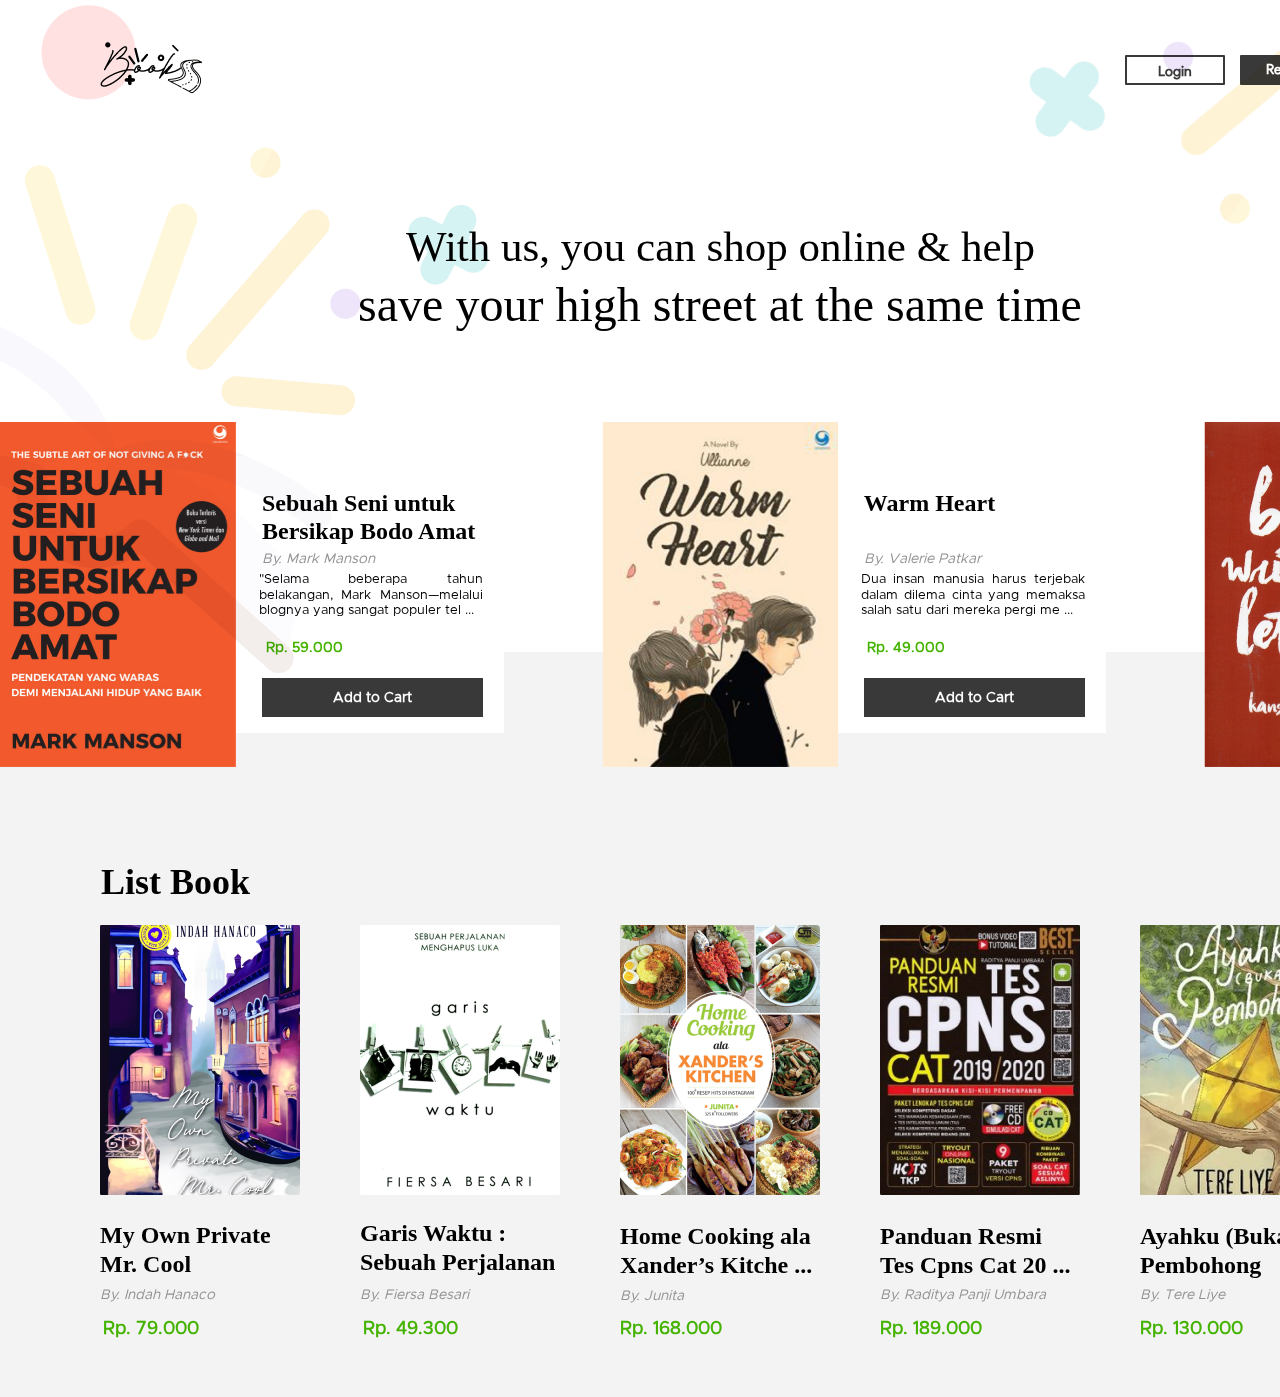
<file: index.html>
<!DOCTYPE html>
<html lang="en">
<link rel="stylesheet" type="text/css" href="index.css">
<head>
    <meta charset="UTF-8">
    <meta http-equiv="X-UA-Compatible" content="IE=edge">
    <meta name="viewport" content="width=\, initial-scale=1.0">
    <title>Landing</title>
</head>
<body>
    <div class="container">
        <a href="loginpage.html">
        <div class="loginbox">
            <div class="logintext">Login</div>
        </div>
        </a>
        <a href="registerpage.html">
        <div class="registerbox">
            <div class="registertext">Register</div>
        </div>
        </a>
        <div class="headerpage">
            <div class="titlepage1">With us, you can shop online & help</div>
            <div class="titlepage2">save your high street at the same time</div>
            <div class="vectorgroup1"></div>
            <div class="vectorgroup2"></div>
        </div>
        <div class="border">
            <div class="borderright"></div>
            <div class="borderleft"></div>
        </div>
        <div class="bookframe">
            <div class="flexbox">
                <div class="product1">
                    <div class="book1"></div>
                    <div class="book1desc"></div>
                    <p style="position: absolute;
                    width: 221px;
                    height: 28px;
                    left: 262px;
                    top: 43px;
                    
                    font-family: 'Times';
                    font-style: normal;
                    font-weight: 700;
                    font-size: 24px;
                    line-height: 28px;
                    
                    
                    color: #000000;">Sebuah Seni untuk Bersikap Bodo Amat</p>
                    <p style="position: absolute;
                    width: 120.9px;
                    height: 14.38px;
                    left: 261.9px;
                    top: 116px;
                    
                    font-family: 'Avenir';
                    font-style: italic;
                    font-weight: 400;
                    font-size: 14px;
                    line-height: 101.5%;
                    
                    
                    color: #929292;">By. Mark Manson</p>
                    <p style="position: absolute;
                    width: 223.9px;
                    height: 43.14px;
                    left: 258.82px;
                    top: 137px;
                    
                    font-family: 'Avenir';
                    font-style: normal;
                    font-weight: 400;
                    font-size: 13px;
                    line-height: 121.5%;
                    
                    text-align: justify;
                    
                    color: #000000;">"Selama beberapa tahun belakangan, Mark Manson—melalui blognya yang sangat populer tel ...</p>
                    <p style="position: absolute;
                    width: 100px;
                    height: 25px;
                    left: 254px;
                    top: 200px;
                    
                    font-family: 'Avenir';
                    font-style: normal;
                    font-weight: 800;
                    font-size: 14px;
                    line-height: 25px;
                    
                    text-align: center;
                    
                    color: #44B300;">Rp. 59.000</p>
                    <div class="addtocartbutton">
                        <div class="button1"></div>
                        <p style="position: absolute;
                        width: 80.11px;
                        height: 19.51px;
                        left: 332.77px;
                        top: 253.27px;
                        
                        font-family: 'Avenir';
                        font-style: normal;
                        font-weight: 800;
                        font-size: 14px;
                        line-height: 19px;
                        
                        text-align: center;
                        
                        color: #FFFFFF;">Add to Cart</p>
                        
                    </div>
                </div>
                <div class="product2">
                    <div class="book2"></div>
                    <div class="book2desc"></div>
                    <p style="position: absolute;
                    width: 221px;
                    height: 28px;
                    left: 262px;
                    top: 43px;
                    
                    font-family: 'Times';
                    font-style: normal;
                    font-weight: 700;
                    font-size: 24px;
                    line-height: 28px;
                    
                    
                    color: #000000;">Warm Heart</p>
                    <p style="position: absolute;
                    width: 120.9px;
                    height: 14.38px;
                    left: 261.9px;
                    top: 116px;
                    
                    font-family: 'Avenir';
                    font-style: italic;
                    font-weight: 400;
                    font-size: 14px;
                    line-height: 101.5%;
                    
                    
                    color: #929292;">By. Valerie Patkar</p>
                    <p style="position: absolute;
                    width: 223.9px;
                    height: 43.14px;
                    left: 258.82px;
                    top: 137px;
                    
                    font-family: 'Avenir';
                    font-style: normal;
                    font-weight: 400;
                    font-size: 13px;
                    line-height: 121.5%;
                    
                    text-align: justify;
                    
                    color: #000000;">Dua insan manusia harus terjebak dalam dilema cinta yang memaksa salah satu dari mereka pergi me ...</p>
                    <p style="position: absolute;
                    width: 100px;
                    height: 25px;
                    left: 254px;
                    top: 200px;
                    
                    font-family: 'Avenir';
                    font-style: normal;
                    font-weight: 800;
                    font-size: 14px;
                    line-height: 25px;
                    
                    text-align: center;
                    
                    color: #44B300;">Rp. 49.000</p>
                    <div class="addtocartbutton">
                        <div class="button1"></div>
                        <p style="position: absolute;
                        width: 80.11px;
                        height: 19.51px;
                        left: 332.77px;
                        top: 253.27px;
                        
                        font-family: 'Avenir';
                        font-style: normal;
                        font-weight: 800;
                        font-size: 14px;
                        line-height: 19px;
                        
                        text-align: center;
                        
                        color: #FFFFFF;">Add to Cart</p>
                    </div>
                </div>
                <div class="product3">
                    <div class="book3"></div>
                    <div class="book3desc"></div>
                    <p style="position: absolute;
                    width: 221px;
                    height: 28px;
                    left: 262px;
                    top: 43px;
                    
                    font-family: 'Times';
                    font-style: normal;
                    font-weight: 700;
                    font-size: 24px;
                    line-height: 28px;
                    
                    
                    color: #000000;">Boys do Write Love Letters</p>
                    <p style="position: absolute;
                    width: 200.9px;
                    height: 14.38px;
                    left: 261.9px;
                    top: 116px;
                    
                    font-family: 'Avenir';
                    font-style: italic;
                    font-weight: 400;
                    font-size: 14px;
                    line-height: 101.5%;
                    
                    
                    color: #929292;">By. Kansa Airlangga</p>
                    <p style="position: absolute;
                    width: 223.9px;
                    height: 43.14px;
                    left: 258.82px;
                    top: 137px;
                    
                    font-family: 'Avenir';
                    font-style: normal;
                    font-weight: 400;
                    font-size: 13px;
                    line-height: 121.5%;
                    
                    text-align: justify;
                    
                    color: #000000;">Shenaya mulai percaya, bahwa bukan hanya anak perempuan yang suka menulis. Sebab gadis itu me...</p>
                    <p style="position: absolute;
                    width: 100px;
                    height: 25px;
                    left: 254px;
                    top: 200px;
                    
                    font-family: 'Avenir';
                    font-style: normal;
                    font-weight: 800;
                    font-size: 14px;
                    line-height: 25px;
                    
                    text-align: center;
                    
                    color: #44B300;">Rp. 59.000</p>
                    <div class="addtocartbutton">
                        <div class="button1"></div>
                        <p style="position: absolute;
                        width: 80.11px;
                        height: 19.51px;
                        left: 332.77px;
                        top: 253.27px;
                        
                        font-family: 'Avenir';
                        font-style: normal;
                        font-weight: 800;
                        font-size: 14px;
                        line-height: 19px;
                        
                        text-align: center;
                        
                        color: #FFFFFF;">Add to Cart</p>
                    </div>
                </div>
            </div>
        </div>
        <p style="position: absolute;
        width: 150px;
        height: 37px;
        left: 101px;
        top: 828px;
        
        font-family: 'Times New Roman';
        font-style: normal;
        font-weight: 700;
        font-size: 36px;
        line-height: 101.5%;
        
        
        color: #000000;">List Book</p>
         <div class="booklist1">
            <div class="botbook1"></div>
            <p style="position: absolute;
            width: 200px;
            height: 58px;
            top: 272px;
            
            font-family: 'Times New Roman';
            font-style: normal;
            font-weight: 700;
            font-size: 24px;
            line-height: 120.5%;
            
            
            color: #000000;">My Own Private Mr. Cool</p>
            <p style="position: absolute;
            width: 200px;
            height: 14px;
            top: 349px;
            
            font-family: 'Avenir';
            font-style: italic;
            font-weight: 400;
            font-size: 14px;
            line-height: 101.5%;
            
            
            color: #929292;">By. Indah Hanaco</p>
            <p style="position: absolute;
            width: 100px;
            height: 25px;
            left: 1px;
            top: 374px;
            
            font-family: 'Avenir';
            font-style: normal;
            font-weight: 800;
            font-size: 18px;
            line-height: 25px;
            
            text-align: center;
            
            color: #44B300;">Rp. 79.000</p>
        </div>
        <div class="botbook2"></div>
        <p style="position: absolute;
        width: 200px;
        height: 58px;
        left: 360px;
        top: 1195px;
        
        font-family: 'Times New Roman';
        font-style: normal;
        font-weight: 700;
        font-size: 24px;
        line-height: 120.5%;
        
        
        color: #000000;">Garis Waktu : Sebuah Perjalanan</p>
        <p style="position: absolute;
        width: 200px;
        height: 14px;
        left: 360px;
        top: 1274px;
        
        font-family: 'Avenir';
        font-style: italic;
        font-weight: 400;
        font-size: 14px;
        line-height: 101.5%;
        
        
        color: #929292;">By. Fiersa Besari</p>
        <p style="position: absolute;
        width: 100px;
        height: 25px;
        left: 360px;
        top: 1299px;
        
        font-family: 'Avenir';
        font-style: normal;
        font-weight: 800;
        font-size: 18px;
        line-height: 25px;
        
        text-align: center;
        
        color: #44B300;">Rp. 49.300</p>
        <div class="botbook3"></div>
        <p style="position: absolute;
        width: 200px;
        height: 58px;
        left: 620px;
        top: 1198px;
        
        font-family: 'Times New Roman';
        font-style: normal;
        font-weight: 700;
        font-size: 24px;
        line-height: 120.5%;
        
        
        color: #000000;">Home Cooking ala Xander’s Kitche ...</p>
        <p style="position: absolute;
        width: 150px;
        height: 14px;
        left: 620px;
        top: 1274.50px;
        
        font-family: 'Avenir';
        font-style: italic;
        font-weight: 400;
        font-size: 14px;
        line-height: 101.5%;
        
        
        color: #929292;">By. Junita</p>
        <p style="position: absolute;
        width: 150px;
        height: 25px;
        left: 620px;
        top: 1299px;
        
        font-family: 'Avenir';
        font-style: normal;
        font-weight: 800;
        font-size: 18px;
        line-height: 25px;
        
        
        color: #44B300;">Rp. 168.000</p>
        <div class="botbook4"></div>
        <p style="position: absolute;
        width: 200px;
        height: 58px;
        left: 880px;
        top: 1198px;
        
        font-family: 'Times New Roman';
        font-style: normal;
        font-weight: 700;
        font-size: 24px;
        line-height: 120.5%;
        
        
        color: #000000;">Panduan Resmi Tes Cpns Cat 20 ...</p>
        <p style="position: absolute;
        width: 200px;
        height: 14px;
        left: 880px;
        top: 1274px;
        
        font-family: 'Avenir';
        font-style: italic;
        font-weight: 400;
        font-size: 14px;
        line-height: 101.5%;
        
        
        color: #929292;">By. Raditya Panji Umbara</p>
        <p style="position: absolute;
        width: 150px;
        height: 25px;
        left: 880px;
        top: 1299px;
        
        font-family: 'Avenir';
        font-style: normal;
        font-weight: 800;
        font-size: 18px;
        line-height: 25px;
        
        
        color: #44B300;">Rp. 189.000</p>
        <div class="botbook5"></div>
        <p style="position: absolute;
        width: 200px;
        height: 58px;
        left: 1140px;
        top: 1198px;
        
        font-family: 'Times New Roman';
        font-style: normal;
        font-weight: 700;
        font-size: 24px;
        line-height: 120.5%;
        /* or 29px */
        
        
        color: #000000;">Ayahku (Bukan) Pembohong</p>
        <p style="position: absolute;
        width: 200px;
        height: 14px;
        left: 1140px;
        top: 1274px;
        
        font-family: 'Avenir';
        font-style: italic;
        font-weight: 400;
        font-size: 14px;
        line-height: 101.5%;
        
        
        color: #929292;">By. Tere Liye</p>
        <p style="position: absolute;
        width: 150px;
        height: 25px;
        left: 1140px;
        top: 1299px;
        
        font-family: 'Avenir';
        font-style: normal;
        font-weight: 800;
        font-size: 18px;
        line-height: 25px;
        
        
        color: #44B300;">Rp. 130.000</p>
        <div class="icon"></div>
        <div class="vectorgroup1"></div>
        <div class="vectorgroup2"></div>
    </div>
</body>
</html>
</file>
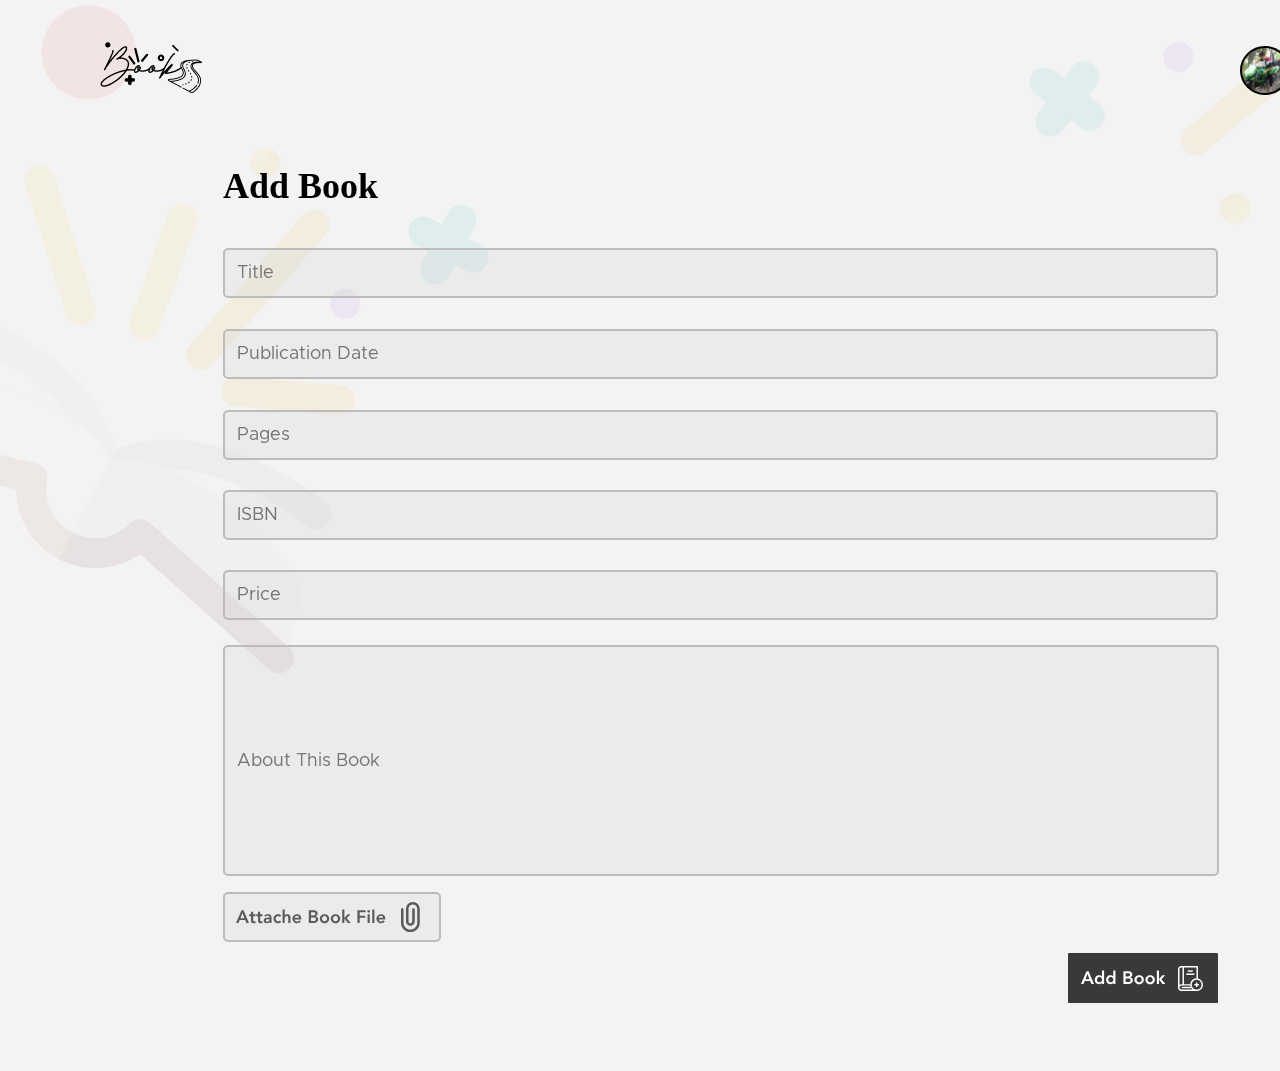
<file: addbookpage.html>
<!DOCTYPE html>
<html lang="en">
<link rel="stylesheet" type="text/css" href="addbookpage.css">
<head>
    <meta charset="UTF-8">
    <meta http-equiv="X-UA-Compatible" content="IE=edge">
    <meta name="viewport" content="width=\, initial-scale=1.0">
    <title>Add Book</title>
</head>
<body>
    <div class="container">
        <div class="vectorgroup1"></div>
        <div class="vectorgroup2"></div>
        <div class="adminprofile"></div>
        <a href="adminmainpage.html">
            <div class="icon"></div>
        </a>
        <p style="position: absolute;
        width: 156px;
        height: 37px;
        left: 223px;
        top: 132px;
        
        font-family: 'Times New Roman';
        font-style: normal;
        font-weight: 700;
        font-size: 36px;
        line-height: 101.5%;

        color: #000000">Add Book</p>
        <form>
            <input class="titlebox" placeholder="Title">
        </form>
        <form>
            <input class="publicdatebox" placeholder="Publication Date">
        </form>
        <form>
            <input class="pagesbox" placeholder="Pages">
        </form>
        <form>
            <input class="isbnbox" placeholder="ISBN">
        </form>
        <form>
            <input class="pricebox" placeholder="Price">
        </form>
        <form>
            <input class="aboutbox" placeholder="About This Book">
        </form>
        <div class="attachbox"></div>
        <a href="adminmainpage.html">
            <div class="addbookbtn"></div>
        </a>
    </div>
</body>
</html>
</file>
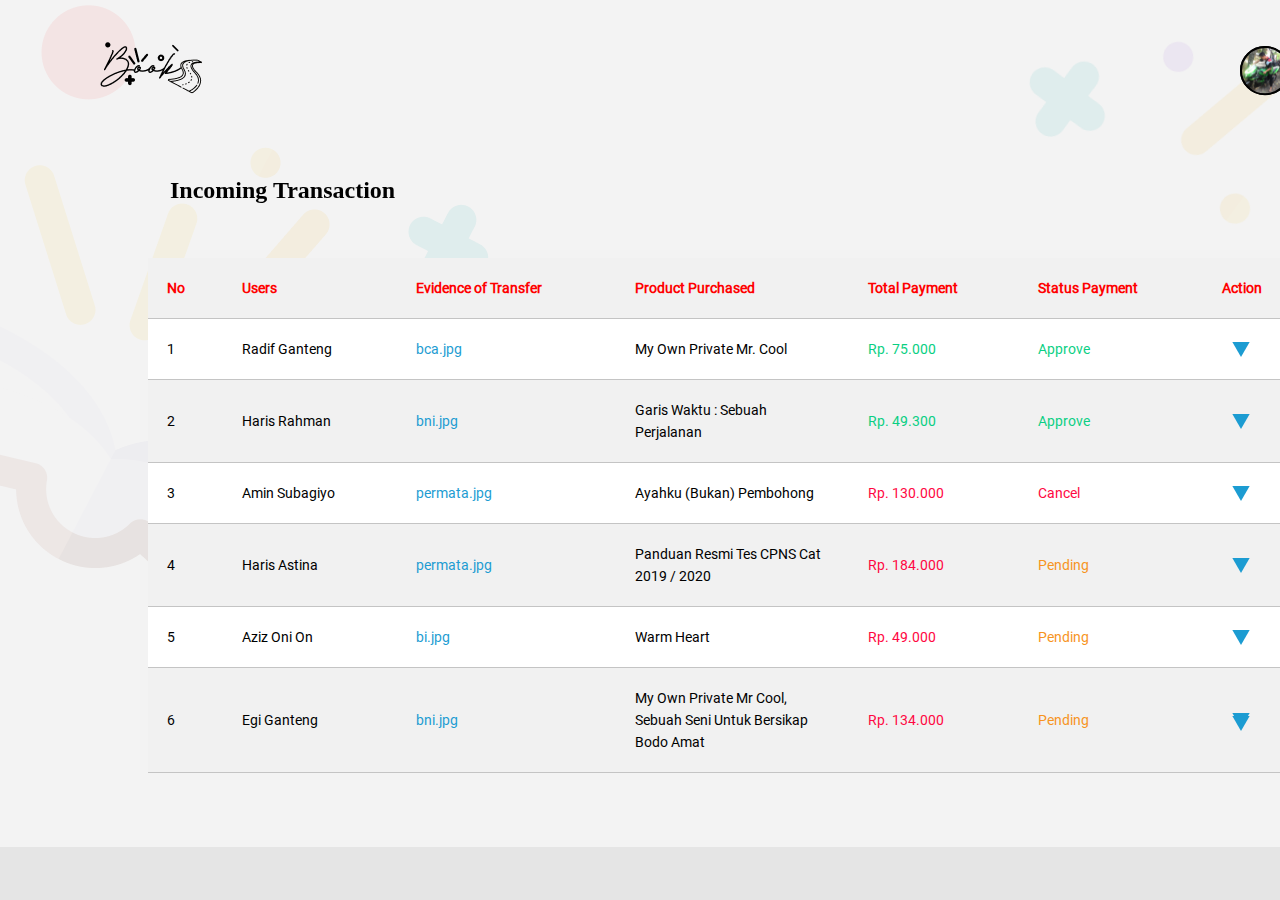
<file: adminmainpage.html>
<!DOCTYPE html>
<html lang="en">
<link rel="stylesheet" type="text/css" href="adminmainpage.css">
<head>
    <meta charset="UTF-8">
    <meta http-equiv="X-UA-Compatible" content="IE=edge">
    <meta name="viewport" content="width=\, initial-scale=1.0">
    <title>List Trans</title>
</head>
<body>
    <div class="container">
        <div class="icon"></div>
        <div class="vectorgroup1"></div>
        <div class="vectorgroup2"></div>
        <p style="position: absolute;
        width: 226px;
        height: 28px;
        left: 170px;
        top: 152px;
        
        font-family: 'Times';
        font-style: normal;
        font-weight: 700;
        font-size: 24px;
        line-height: 28px;

        color: #000000;">Incoming Transaction</p>
        <div class="transactiontable">
            <table>
                <tr>
                    <th>No</th>
                    <th>Users</th>
                    <th>Evidence of Transfer</th>
                    <th>Product Purchased</th>
                    <th>Total Payment</th>
                    <th>Status Payment</th>
                    <th>Action</th>
                </tr>
                <tr>
                    <td>1</td>
                    <td>Radif Ganteng</td>
                    <td style="color: #1C9CD2;">bca.jpg</td>
                    <td>My Own Private Mr. Cool</td>
                    <td style="color: #0ACF83;">Rp. 75.000</td>
                    <td style="color: #0ACF83;">Approve</td>
                    <td><img src="assets/Polygon 2.svg"></td>
                </tr>
                <tr>
                    <td>2</td>
                    <td>Haris Rahman</td>
                    <td style="color: #1C9CD2;">bni.jpg</td>
                    <td>Garis Waktu : Sebuah Perjalanan</td>
                    <td style="color: #0ACF83;">Rp. 49.300</td>
                    <td style="color: #0ACF83;">Approve</td>
                    <td><img src="assets/Polygon 2.svg"></td>
                </tr>
                <tr>
                    <td>3</td>
                    <td>Amin Subagiyo</td>
                    <td style="color: #1C9CD2;">permata.jpg</td>
                    <td>Ayahku (Bukan) Pembohong</td>
                    <td style="color: #FF0742;">Rp. 130.000</td>
                    <td style="color: #FF0742;">Cancel</td>
                    <td><img src="assets/Polygon 2.svg"></td>
                </tr>
                <tr>
                    <td>4</td>
                    <td>Haris Astina</td>
                    <td style="color: #1C9CD2;">permata.jpg</td>
                    <td>Panduan Resmi Tes CPNS Cat 2019 / 2020</td>
                    <td style="color: #FF0742;">Rp. 184.000</td>
                    <td style="color: #F7941E;">Pending</td>
                    <td><img src="assets/Polygon 2.svg"></td>
                </tr>
                <tr>
                    <td>5</td>
                    <td>Aziz Oni On</td>
                    <td style="color: #1C9CD2;">bi.jpg</td>
                    <td>Warm Heart</td>
                    <td style="color: #FF0742;">Rp. 49.000</td>
                    <td style="color: #F7941E;">Pending</td>
                    <td><img src="assets/Polygon 2.svg"></td>
                </tr>
                <tr>
                    <td>6</td>
                    <td>Egi Ganteng</td>
                    <td style="color: #1C9CD2;">bni.jpg</td>
                    <td class="order6">My Own Private Mr Cool, Sebuah Seni Untuk Bersikap Bodo Amat</td>
                    <td style="color: #FF0742;">Rp. 134.000</td>
                    <td style="color: #F7941E;">Pending</td>
                    <td><img src="assets/Polygon 2.svg"></td>
                </tr>
            </table>
        </div>
        <div class="adminprofile"></div>
        <nav class="nav">
            <ul style="width: 60px;
            height: 60px;
            left: 1200px;
            top: 30px;">
                <li>
                    <img src="assets/adminpp.svg">
                    <ul>
                        <li><a href="addbookpage.html"><img src="assets/knowledge 1.svg"><img src="assets/Add Book.png"></a></li>
                        <li><a href="index.html"><img src="assets/Logout.png"></a></li>
                    </ul>
                </li>
            </ul>
        </nav>
        <nav2>
            <ul style="top: 700px;
            left: 1192px;">
                <li>
                    <img src="assets/Polygon 2.svg">
                    <ul>
                        <li><img src="assets/Approved.svg"></li>
                        <li><img src="assets/Cancel.svg"></li>
                    </ul>
                </li>
            </ul>
        </nav2> 
    </div>
</body>
</html>
</file>
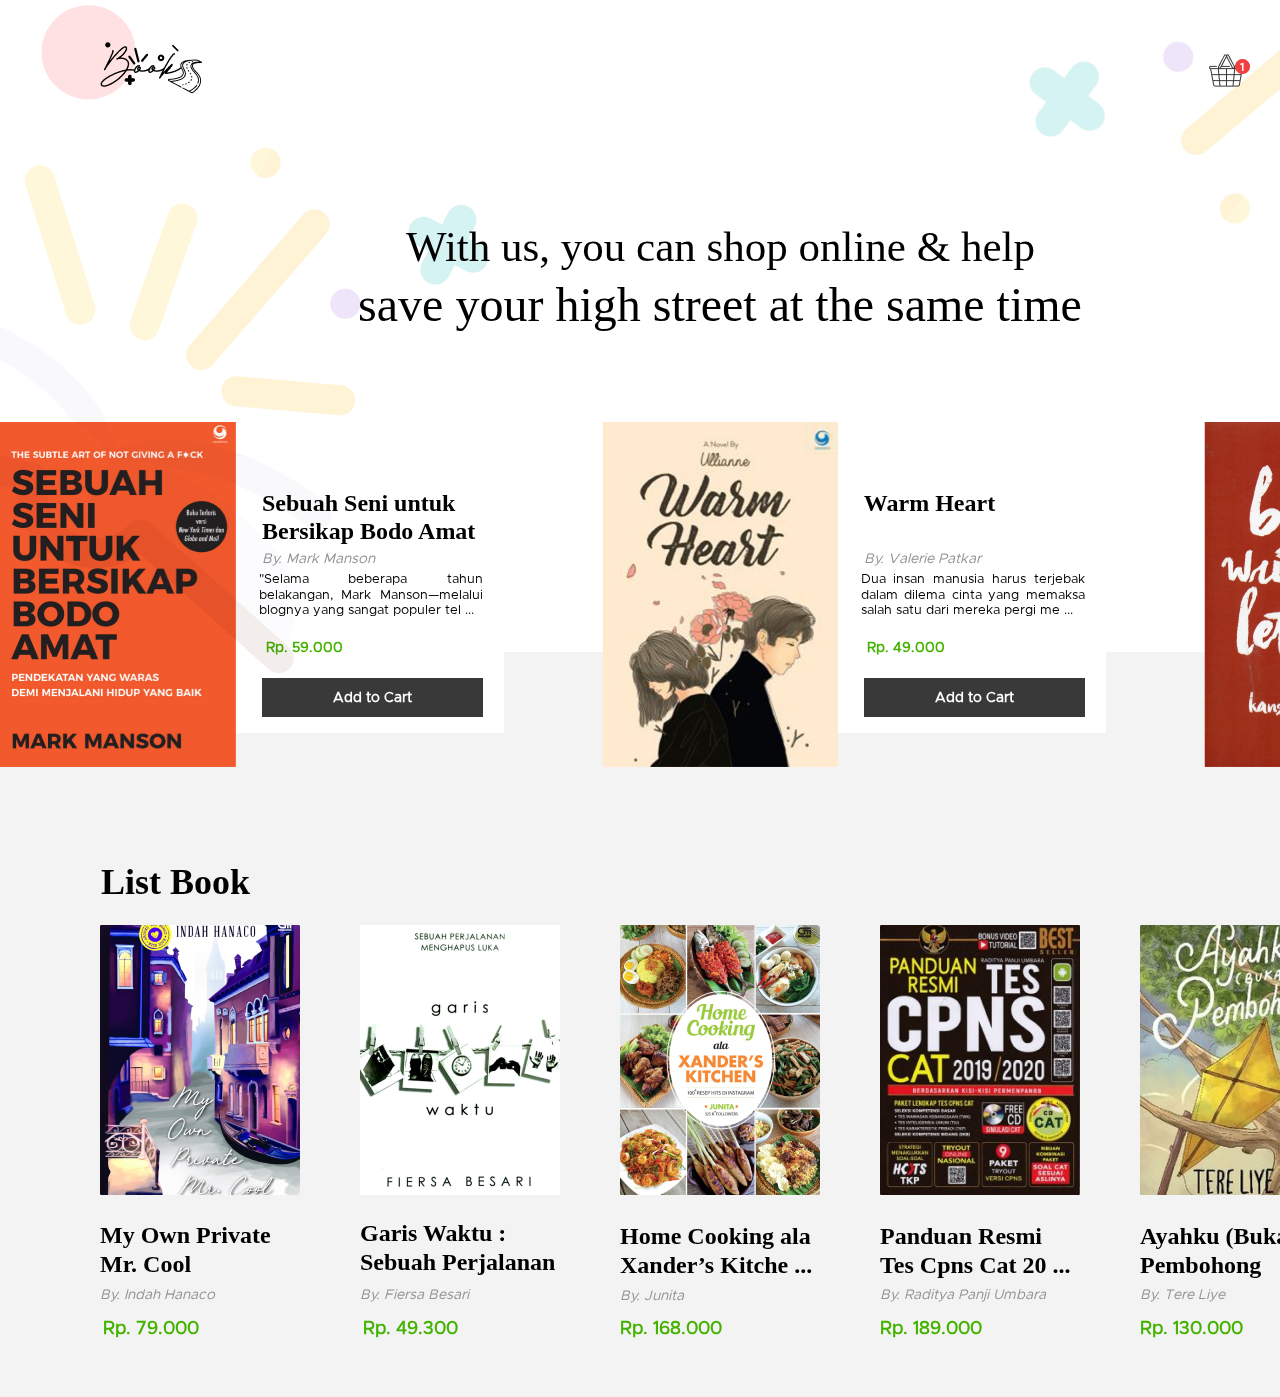
<file: afterlogincart.html>
<!DOCTYPE html>
<html lang="en">
<link rel="stylesheet" type="text/css" href="afterlogincart.css">
<head>
    <meta charset="UTF-8">
    <meta http-equiv="X-UA-Compatible" content="IE=edge">
    <meta name="viewport" content="width=\, initial-scale=1.0">
    <title>After Login</title>
</head>
<body>
    <div class="container">
        <div class="profilepicture"></div>
        <div class="headerpage">
            <div class="titlepage1">With us, you can shop online & help</div>
            <div class="titlepage2">save your high street at the same time</div>
            <div class="vectorgroup1"></div>
            <div class="vectorgroup2"></div>
        </div>
        <div class="border">
            <div class="borderright"></div>
            <div class="borderleft"></div>
        </div>
        <div class="bookframe">
            <div class="flexbox">
                <div class="product1">
                    <div class="book1"></div>
                    <div class="book1desc"></div>
                    <p style="position: absolute;
                    width: 221px;
                    height: 28px;
                    left: 262px;
                    top: 43px;
                    
                    font-family: 'Times';
                    font-style: normal;
                    font-weight: 700;
                    font-size: 24px;
                    line-height: 28px;
                    
                    
                    color: #000000;">Sebuah Seni untuk Bersikap Bodo Amat</p>
                    <p style="position: absolute;
                    width: 120.9px;
                    height: 14.38px;
                    left: 261.9px;
                    top: 116px;
                    
                    font-family: 'Avenir';
                    font-style: italic;
                    font-weight: 400;
                    font-size: 14px;
                    line-height: 101.5%;
                    
                    
                    color: #929292;">By. Mark Manson</p>
                    <p style="position: absolute;
                    width: 223.9px;
                    height: 43.14px;
                    left: 258.82px;
                    top: 137px;
                    
                    font-family: 'Avenir';
                    font-style: normal;
                    font-weight: 400;
                    font-size: 13px;
                    line-height: 121.5%;
                    
                    text-align: justify;
                    
                    color: #000000;">"Selama beberapa tahun belakangan, Mark Manson—melalui blognya yang sangat populer tel ...</p>
                    <p style="position: absolute;
                    width: 100px;
                    height: 25px;
                    left: 254px;
                    top: 200px;
                    
                    font-family: 'Avenir';
                    font-style: normal;
                    font-weight: 800;
                    font-size: 14px;
                    line-height: 25px;
                    
                    text-align: center;
                    
                    color: #44B300;">Rp. 59.000</p>
                    <div class="addtocartbutton">
                        <div class="button1"></div>
                        <p style="position: absolute;
                        width: 80.11px;
                        height: 19.51px;
                        left: 332.77px;
                        top: 253.27px;
                        
                        font-family: 'Avenir';
                        font-style: normal;
                        font-weight: 800;
                        font-size: 14px;
                        line-height: 19px;
                        
                        text-align: center;
                        
                        color: #FFFFFF;">Add to Cart</p>
                        
                    </div>
                </div>
                <div class="product2">
                    <div class="book2"></div>
                    <div class="book2desc"></div>
                    <p style="position: absolute;
                    width: 221px;
                    height: 28px;
                    left: 262px;
                    top: 43px;
                    
                    font-family: 'Times';
                    font-style: normal;
                    font-weight: 700;
                    font-size: 24px;
                    line-height: 28px;
                    
                    
                    color: #000000;">Warm Heart</p>
                    <p style="position: absolute;
                    width: 120.9px;
                    height: 14.38px;
                    left: 261.9px;
                    top: 116px;
                    
                    font-family: 'Avenir';
                    font-style: italic;
                    font-weight: 400;
                    font-size: 14px;
                    line-height: 101.5%;
                    
                    
                    color: #929292;">By. Valerie Patkar</p>
                    <p style="position: absolute;
                    width: 223.9px;
                    height: 43.14px;
                    left: 258.82px;
                    top: 137px;
                    
                    font-family: 'Avenir';
                    font-style: normal;
                    font-weight: 400;
                    font-size: 13px;
                    line-height: 121.5%;
                    
                    text-align: justify;
                    
                    color: #000000;">Dua insan manusia harus terjebak dalam dilema cinta yang memaksa salah satu dari mereka pergi me ...</p>
                    <p style="position: absolute;
                    width: 100px;
                    height: 25px;
                    left: 254px;
                    top: 200px;
                    
                    font-family: 'Avenir';
                    font-style: normal;
                    font-weight: 800;
                    font-size: 14px;
                    line-height: 25px;
                    
                    text-align: center;
                    
                    color: #44B300;">Rp. 49.000</p>
                    <div class="addtocartbutton">
                        <div class="button1"></div>
                        <p style="position: absolute;
                        width: 80.11px;
                        height: 19.51px;
                        left: 332.77px;
                        top: 253.27px;
                        
                        font-family: 'Avenir';
                        font-style: normal;
                        font-weight: 800;
                        font-size: 14px;
                        line-height: 19px;
                        
                        text-align: center;
                        
                        color: #FFFFFF;">Add to Cart</p>
                    </div>
                </div>
                <div class="product3">
                    <div class="book3"></div>
                    <div class="book3desc"></div>
                    <p style="position: absolute;
                    width: 221px;
                    height: 28px;
                    left: 262px;
                    top: 43px;
                    
                    font-family: 'Times';
                    font-style: normal;
                    font-weight: 700;
                    font-size: 24px;
                    line-height: 28px;
                    
                    
                    color: #000000;">Boys do Write Love Letters</p>
                    <p style="position: absolute;
                    width: 200.9px;
                    height: 14.38px;
                    left: 261.9px;
                    top: 116px;
                    
                    font-family: 'Avenir';
                    font-style: italic;
                    font-weight: 400;
                    font-size: 14px;
                    line-height: 101.5%;
                    
                    
                    color: #929292;">By. Kansa Airlangga</p>
                    <p style="position: absolute;
                    width: 223.9px;
                    height: 43.14px;
                    left: 258.82px;
                    top: 137px;
                    
                    font-family: 'Avenir';
                    font-style: normal;
                    font-weight: 400;
                    font-size: 13px;
                    line-height: 121.5%;
                    
                    text-align: justify;
                    
                    color: #000000;">Shenaya mulai percaya, bahwa bukan hanya anak perempuan yang suka menulis. Sebab gadis itu me...</p>
                    <p style="position: absolute;
                    width: 100px;
                    height: 25px;
                    left: 254px;
                    top: 200px;
                    
                    font-family: 'Avenir';
                    font-style: normal;
                    font-weight: 800;
                    font-size: 14px;
                    line-height: 25px;
                    
                    text-align: center;
                    
                    color: #44B300;">Rp. 59.000</p>
                    <div class="addtocartbutton">
                        <div class="button1"></div>
                        <p style="position: absolute;
                        width: 80.11px;
                        height: 19.51px;
                        left: 332.77px;
                        top: 253.27px;
                        
                        font-family: 'Avenir';
                        font-style: normal;
                        font-weight: 800;
                        font-size: 14px;
                        line-height: 19px;
                        
                        text-align: center;
                        
                        color: #FFFFFF;">Add to Cart</p>
                    </div>
                </div>
            </div>
        </div>
        <p style="position: absolute;
        width: 150px;
        height: 37px;
        left: 101px;
        top: 828px;
        
        font-family: 'Times New Roman';
        font-style: normal;
        font-weight: 700;
        font-size: 36px;
        line-height: 101.5%;
        
        
        color: #000000;">List Book</p>
        <a href="detailbook.html">
            <div class="booklist1">
                <div class="botbook1"></div>
                <p style="position: absolute;
                width: 200px;
                height: 58px;
                top: 272px;
                
                font-family: 'Times New Roman';
                font-style: normal;
                font-weight: 700;
                font-size: 24px;
                line-height: 120.5%;
                
                
                color: #000000;">My Own Private Mr. Cool</p>
                <p style="position: absolute;
                width: 200px;
                height: 14px;
                top: 349px;
                
                font-family: 'Avenir';
                font-style: italic;
                font-weight: 400;
                font-size: 14px;
                line-height: 101.5%;
                
                
                color: #929292;">By. Indah Hanaco</p>
                <p style="position: absolute;
                width: 100px;
                height: 25px;
                left: 1px;
                top: 374px;
                
                font-family: 'Avenir';
                font-style: normal;
                font-weight: 800;
                font-size: 18px;
                line-height: 25px;
                
                text-align: center;
                
                color: #44B300;">Rp. 79.000</p>
            </div>
        </a>
        <div class="botbook2"></div>
        <p style="position: absolute;
        width: 200px;
        height: 58px;
        left: 360px;
        top: 1195px;
        
        font-family: 'Times New Roman';
        font-style: normal;
        font-weight: 700;
        font-size: 24px;
        line-height: 120.5%;
        
        
        color: #000000;">Garis Waktu : Sebuah Perjalanan</p>
        <p style="position: absolute;
        width: 200px;
        height: 14px;
        left: 360px;
        top: 1274px;
        
        font-family: 'Avenir';
        font-style: italic;
        font-weight: 400;
        font-size: 14px;
        line-height: 101.5%;
        
        
        color: #929292;">By. Fiersa Besari</p>
        <p style="position: absolute;
        width: 100px;
        height: 25px;
        left: 360px;
        top: 1299px;
        
        font-family: 'Avenir';
        font-style: normal;
        font-weight: 800;
        font-size: 18px;
        line-height: 25px;
        
        text-align: center;
        
        color: #44B300;">Rp. 49.300</p>
        <div class="botbook3"></div>
        <p style="position: absolute;
        width: 200px;
        height: 58px;
        left: 620px;
        top: 1198px;
        
        font-family: 'Times New Roman';
        font-style: normal;
        font-weight: 700;
        font-size: 24px;
        line-height: 120.5%;
        
        
        color: #000000;">Home Cooking ala Xander’s Kitche ...</p>
        <p style="position: absolute;
        width: 150px;
        height: 14px;
        left: 620px;
        top: 1274.50px;
        
        font-family: 'Avenir';
        font-style: italic;
        font-weight: 400;
        font-size: 14px;
        line-height: 101.5%;
        
        
        color: #929292;">By. Junita</p>
        <p style="position: absolute;
        width: 150px;
        height: 25px;
        left: 620px;
        top: 1299px;
        
        font-family: 'Avenir';
        font-style: normal;
        font-weight: 800;
        font-size: 18px;
        line-height: 25px;
        
        
        color: #44B300;">Rp. 168.000</p>
        <div class="botbook4"></div>
        <p style="position: absolute;
        width: 200px;
        height: 58px;
        left: 880px;
        top: 1198px;
        
        font-family: 'Times New Roman';
        font-style: normal;
        font-weight: 700;
        font-size: 24px;
        line-height: 120.5%;
        
        
        color: #000000;">Panduan Resmi Tes Cpns Cat 20 ...</p>
        <p style="position: absolute;
        width: 200px;
        height: 14px;
        left: 880px;
        top: 1274px;
        
        font-family: 'Avenir';
        font-style: italic;
        font-weight: 400;
        font-size: 14px;
        line-height: 101.5%;
        
        
        color: #929292;">By. Raditya Panji Umbara</p>
        <p style="position: absolute;
        width: 150px;
        height: 25px;
        left: 880px;
        top: 1299px;
        
        font-family: 'Avenir';
        font-style: normal;
        font-weight: 800;
        font-size: 18px;
        line-height: 25px;
        
        
        color: #44B300;">Rp. 189.000</p>
        <div class="botbook5"></div>
        <p style="position: absolute;
        width: 200px;
        height: 58px;
        left: 1140px;
        top: 1198px;
        
        font-family: 'Times New Roman';
        font-style: normal;
        font-weight: 700;
        font-size: 24px;
        line-height: 120.5%;
        /* or 29px */
        
        
        color: #000000;">Ayahku (Bukan) Pembohong</p>
        <p style="position: absolute;
        width: 200px;
        height: 14px;
        left: 1140px;
        top: 1274px;
        
        font-family: 'Avenir';
        font-style: italic;
        font-weight: 400;
        font-size: 14px;
        line-height: 101.5%;
        
        
        color: #929292;">By. Tere Liye</p>
        <p style="position: absolute;
        width: 150px;
        height: 25px;
        left: 1140px;
        top: 1299px;
        
        font-family: 'Avenir';
        font-style: normal;
        font-weight: 800;
        font-size: 18px;
        line-height: 25px;
        
        
        color: #44B300;">Rp. 130.000</p>
        <div class="vectorgroup1"></div>
        <div class="vectorgroup2"></div>
        <a href="cartpage.html">
            <div class="cart"></div>
        </a> 
        <nav class="nav">
            <ul style="width: 60px;
            height: 60px;
            left: 1240px;
            top: 25px;">
                <li>
                    <img src="assets/Ellipse 1.png">
                    <ul>
                        <li><a href="#"><img src="assets/Profile.png"></a></li>
                        <li><a href="index.html"><img src="assets/Logout.png"></a></li>
                    </ul>
                </li>
            </ul>
        </nav>
        <a href="afterloginpage.html">
            <div class="icon"></div>
        </a>         
    </div>
</body>
</html>
</file>
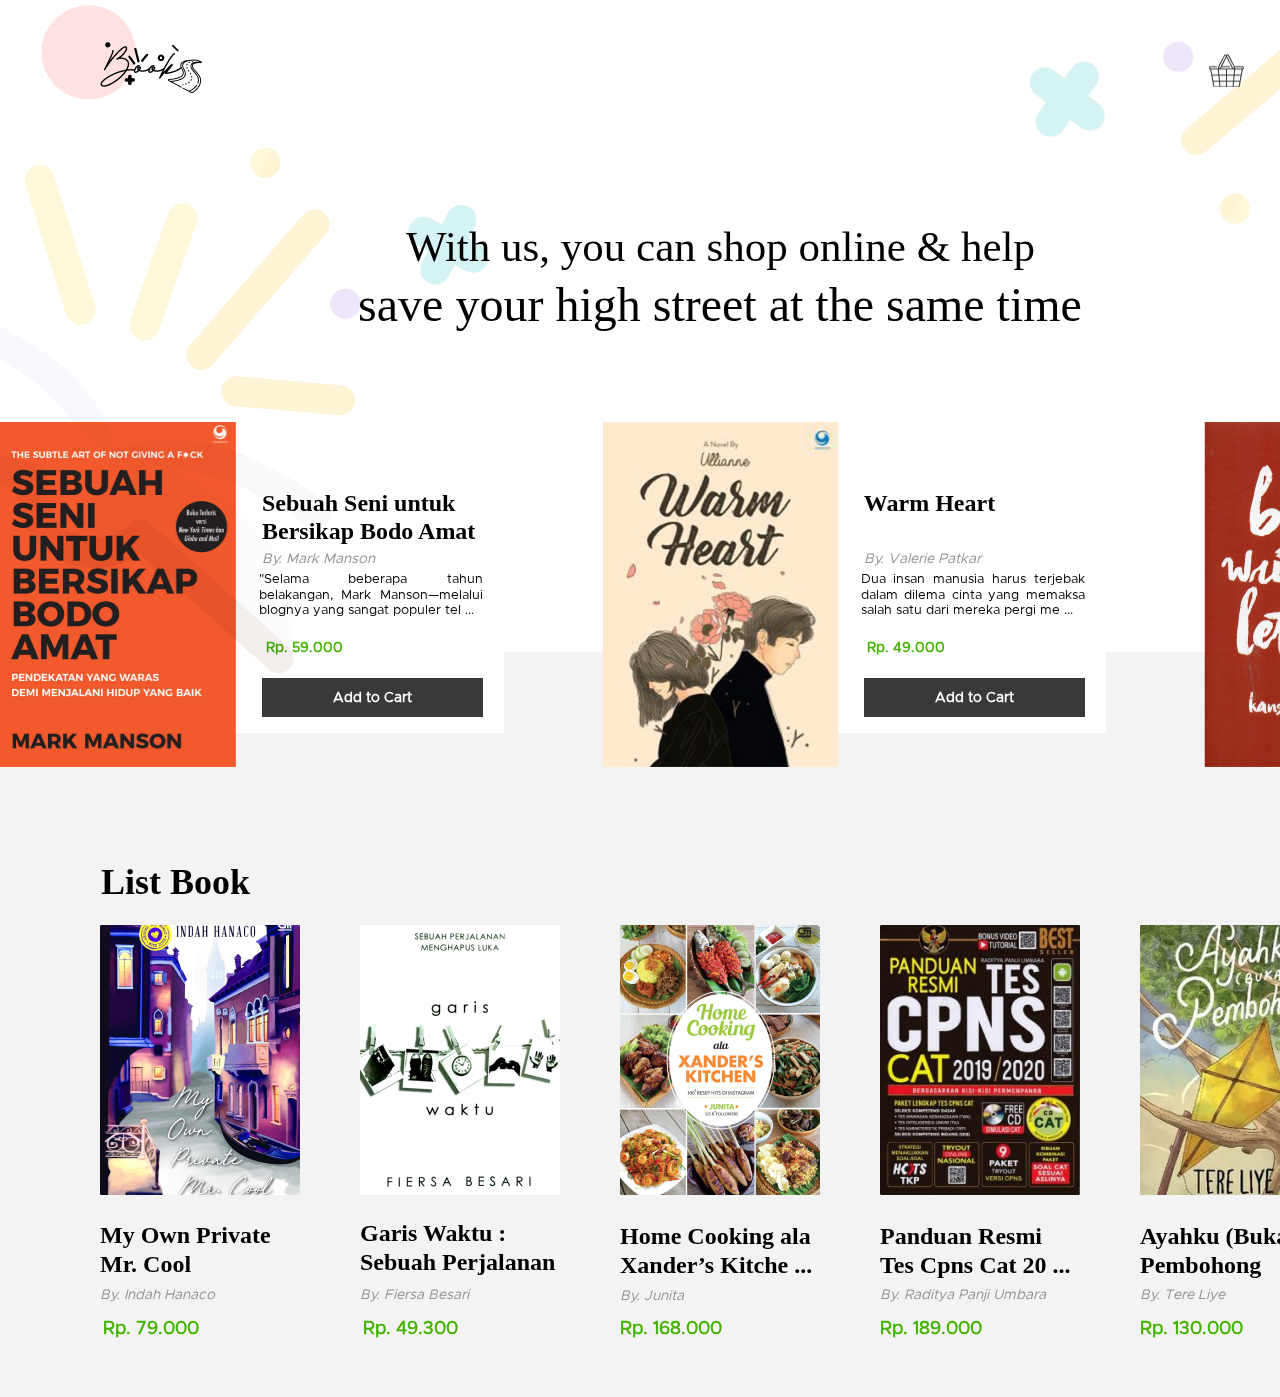
<file: afterloginpage.html>
<!DOCTYPE html>
<html lang="en">
<link rel="stylesheet" type="text/css" href="afterloginpage.css">
<head>
    <meta charset="UTF-8">
    <meta http-equiv="X-UA-Compatible" content="IE=edge">
    <meta name="viewport" content="width=\, initial-scale=1.0">
    <title>After Login</title>
</head>
<body>
    <div class="container">
        <div class="profilepicture"></div>
        <div class="cart"></div>
        <div class="headerpage">
            <div class="titlepage1">With us, you can shop online & help</div>
            <div class="titlepage2">save your high street at the same time</div>
            <div class="vectorgroup1"></div>
            <div class="vectorgroup2"></div>
        </div>
        <div class="border">
            <div class="borderright"></div>
            <div class="borderleft"></div>
        </div>
        <div class="bookframe">
            <div class="flexbox">
                <div class="product1">
                    <div class="book1"></div>
                    <div class="book1desc"></div>
                    <p style="position: absolute;
                    width: 221px;
                    height: 28px;
                    left: 262px;
                    top: 43px;
                    
                    font-family: 'Times';
                    font-style: normal;
                    font-weight: 700;
                    font-size: 24px;
                    line-height: 28px;
                    
                    
                    color: #000000;">Sebuah Seni untuk Bersikap Bodo Amat</p>
                    <p style="position: absolute;
                    width: 120.9px;
                    height: 14.38px;
                    left: 261.9px;
                    top: 116px;
                    
                    font-family: 'Avenir';
                    font-style: italic;
                    font-weight: 400;
                    font-size: 14px;
                    line-height: 101.5%;
                    
                    
                    color: #929292;">By. Mark Manson</p>
                    <p style="position: absolute;
                    width: 223.9px;
                    height: 43.14px;
                    left: 258.82px;
                    top: 137px;
                    
                    font-family: 'Avenir';
                    font-style: normal;
                    font-weight: 400;
                    font-size: 13px;
                    line-height: 121.5%;
                    
                    text-align: justify;
                    
                    color: #000000;">"Selama beberapa tahun belakangan, Mark Manson—melalui blognya yang sangat populer tel ...</p>
                    <p style="position: absolute;
                    width: 100px;
                    height: 25px;
                    left: 254px;
                    top: 200px;
                    
                    font-family: 'Avenir';
                    font-style: normal;
                    font-weight: 800;
                    font-size: 14px;
                    line-height: 25px;
                    
                    text-align: center;
                    
                    color: #44B300;">Rp. 59.000</p>
                    <div class="addtocartbutton">
                        <div class="button1"></div>
                        <p style="position: absolute;
                        width: 80.11px;
                        height: 19.51px;
                        left: 332.77px;
                        top: 253.27px;
                        
                        font-family: 'Avenir';
                        font-style: normal;
                        font-weight: 800;
                        font-size: 14px;
                        line-height: 19px;
                        
                        text-align: center;
                        
                        color: #FFFFFF;">Add to Cart</p>
                        
                    </div>
                </div>
                <div class="product2">
                    <div class="book2"></div>
                    <div class="book2desc"></div>
                    <p style="position: absolute;
                    width: 221px;
                    height: 28px;
                    left: 262px;
                    top: 43px;
                    
                    font-family: 'Times';
                    font-style: normal;
                    font-weight: 700;
                    font-size: 24px;
                    line-height: 28px;
                    
                    
                    color: #000000;">Warm Heart</p>
                    <p style="position: absolute;
                    width: 120.9px;
                    height: 14.38px;
                    left: 261.9px;
                    top: 116px;
                    
                    font-family: 'Avenir';
                    font-style: italic;
                    font-weight: 400;
                    font-size: 14px;
                    line-height: 101.5%;
                    
                    
                    color: #929292;">By. Valerie Patkar</p>
                    <p style="position: absolute;
                    width: 223.9px;
                    height: 43.14px;
                    left: 258.82px;
                    top: 137px;
                    
                    font-family: 'Avenir';
                    font-style: normal;
                    font-weight: 400;
                    font-size: 13px;
                    line-height: 121.5%;
                    
                    text-align: justify;
                    
                    color: #000000;">Dua insan manusia harus terjebak dalam dilema cinta yang memaksa salah satu dari mereka pergi me ...</p>
                    <p style="position: absolute;
                    width: 100px;
                    height: 25px;
                    left: 254px;
                    top: 200px;
                    
                    font-family: 'Avenir';
                    font-style: normal;
                    font-weight: 800;
                    font-size: 14px;
                    line-height: 25px;
                    
                    text-align: center;
                    
                    color: #44B300;">Rp. 49.000</p>
                    <div class="addtocartbutton">
                        <div class="button1"></div>
                        <p style="position: absolute;
                        width: 80.11px;
                        height: 19.51px;
                        left: 332.77px;
                        top: 253.27px;
                        
                        font-family: 'Avenir';
                        font-style: normal;
                        font-weight: 800;
                        font-size: 14px;
                        line-height: 19px;
                        
                        text-align: center;
                        
                        color: #FFFFFF;">Add to Cart</p>
                    </div>
                </div>
                <div class="product3">
                    <div class="book3"></div>
                    <div class="book3desc"></div>
                    <p style="position: absolute;
                    width: 221px;
                    height: 28px;
                    left: 262px;
                    top: 43px;
                    
                    font-family: 'Times';
                    font-style: normal;
                    font-weight: 700;
                    font-size: 24px;
                    line-height: 28px;
                    
                    
                    color: #000000;">Boys do Write Love Letters</p>
                    <p style="position: absolute;
                    width: 200.9px;
                    height: 14.38px;
                    left: 261.9px;
                    top: 116px;
                    
                    font-family: 'Avenir';
                    font-style: italic;
                    font-weight: 400;
                    font-size: 14px;
                    line-height: 101.5%;
                    
                    
                    color: #929292;">By. Kansa Airlangga</p>
                    <p style="position: absolute;
                    width: 223.9px;
                    height: 43.14px;
                    left: 258.82px;
                    top: 137px;
                    
                    font-family: 'Avenir';
                    font-style: normal;
                    font-weight: 400;
                    font-size: 13px;
                    line-height: 121.5%;
                    
                    text-align: justify;
                    
                    color: #000000;">Shenaya mulai percaya, bahwa bukan hanya anak perempuan yang suka menulis. Sebab gadis itu me...</p>
                    <p style="position: absolute;
                    width: 100px;
                    height: 25px;
                    left: 254px;
                    top: 200px;
                    
                    font-family: 'Avenir';
                    font-style: normal;
                    font-weight: 800;
                    font-size: 14px;
                    line-height: 25px;
                    
                    text-align: center;
                    
                    color: #44B300;">Rp. 59.000</p>
                    <div class="addtocartbutton">
                        <div class="button1"></div>
                        <p style="position: absolute;
                        width: 80.11px;
                        height: 19.51px;
                        left: 332.77px;
                        top: 253.27px;
                        
                        font-family: 'Avenir';
                        font-style: normal;
                        font-weight: 800;
                        font-size: 14px;
                        line-height: 19px;
                        
                        text-align: center;
                        
                        color: #FFFFFF;">Add to Cart</p>
                    </div>
                </div>
            </div>
        </div>
        <p style="position: absolute;
        width: 150px;
        height: 37px;
        left: 101px;
        top: 828px;
        
        font-family: 'Times New Roman';
        font-style: normal;
        font-weight: 700;
        font-size: 36px;
        line-height: 101.5%;
        
        
        color: #000000;">List Book</p>
        <a href="detailbook.html">
            <div class="booklist1">
                <div class="botbook1"></div>
                <p style="position: absolute;
                width: 200px;
                height: 58px;
                top: 272px;
                
                font-family: 'Times New Roman';
                font-style: normal;
                font-weight: 700;
                font-size: 24px;
                line-height: 120.5%;
                
                
                color: #000000;">My Own Private Mr. Cool</p>
                <p style="position: absolute;
                width: 200px;
                height: 14px;
                top: 349px;
                
                font-family: 'Avenir';
                font-style: italic;
                font-weight: 400;
                font-size: 14px;
                line-height: 101.5%;
                
                
                color: #929292;">By. Indah Hanaco</p>
                <p style="position: absolute;
                width: 100px;
                height: 25px;
                left: 1px;
                top: 374px;
                
                font-family: 'Avenir';
                font-style: normal;
                font-weight: 800;
                font-size: 18px;
                line-height: 25px;
                
                text-align: center;
                
                color: #44B300;">Rp. 79.000</p>
            </div>
        </a>
        <div class="botbook2"></div>
        <p style="position: absolute;
        width: 200px;
        height: 58px;
        left: 360px;
        top: 1195px;
        
        font-family: 'Times New Roman';
        font-style: normal;
        font-weight: 700;
        font-size: 24px;
        line-height: 120.5%;
        
        
        color: #000000;">Garis Waktu : Sebuah Perjalanan</p>
        <p style="position: absolute;
        width: 200px;
        height: 14px;
        left: 360px;
        top: 1274px;
        
        font-family: 'Avenir';
        font-style: italic;
        font-weight: 400;
        font-size: 14px;
        line-height: 101.5%;
        
        
        color: #929292;">By. Fiersa Besari</p>
        <p style="position: absolute;
        width: 100px;
        height: 25px;
        left: 360px;
        top: 1299px;
        
        font-family: 'Avenir';
        font-style: normal;
        font-weight: 800;
        font-size: 18px;
        line-height: 25px;
        
        text-align: center;
        
        color: #44B300;">Rp. 49.300</p>
        <div class="botbook3"></div>
        <p style="position: absolute;
        width: 200px;
        height: 58px;
        left: 620px;
        top: 1198px;
        
        font-family: 'Times New Roman';
        font-style: normal;
        font-weight: 700;
        font-size: 24px;
        line-height: 120.5%;
        
        
        color: #000000;">Home Cooking ala Xander’s Kitche ...</p>
        <p style="position: absolute;
        width: 150px;
        height: 14px;
        left: 620px;
        top: 1274.50px;
        
        font-family: 'Avenir';
        font-style: italic;
        font-weight: 400;
        font-size: 14px;
        line-height: 101.5%;
        
        
        color: #929292;">By. Junita</p>
        <p style="position: absolute;
        width: 150px;
        height: 25px;
        left: 620px;
        top: 1299px;
        
        font-family: 'Avenir';
        font-style: normal;
        font-weight: 800;
        font-size: 18px;
        line-height: 25px;
        
        
        color: #44B300;">Rp. 168.000</p>
        <div class="botbook4"></div>
        <p style="position: absolute;
        width: 200px;
        height: 58px;
        left: 880px;
        top: 1198px;
        
        font-family: 'Times New Roman';
        font-style: normal;
        font-weight: 700;
        font-size: 24px;
        line-height: 120.5%;
        
        
        color: #000000;">Panduan Resmi Tes Cpns Cat 20 ...</p>
        <p style="position: absolute;
        width: 200px;
        height: 14px;
        left: 880px;
        top: 1274px;
        
        font-family: 'Avenir';
        font-style: italic;
        font-weight: 400;
        font-size: 14px;
        line-height: 101.5%;
        
        
        color: #929292;">By. Raditya Panji Umbara</p>
        <p style="position: absolute;
        width: 150px;
        height: 25px;
        left: 880px;
        top: 1299px;
        
        font-family: 'Avenir';
        font-style: normal;
        font-weight: 800;
        font-size: 18px;
        line-height: 25px;
        
        
        color: #44B300;">Rp. 189.000</p>
        <div class="botbook5"></div>
        <p style="position: absolute;
        width: 200px;
        height: 58px;
        left: 1140px;
        top: 1198px;
        
        font-family: 'Times New Roman';
        font-style: normal;
        font-weight: 700;
        font-size: 24px;
        line-height: 120.5%;
        /* or 29px */
        
        
        color: #000000;">Ayahku (Bukan) Pembohong</p>
        <p style="position: absolute;
        width: 200px;
        height: 14px;
        left: 1140px;
        top: 1274px;
        
        font-family: 'Avenir';
        font-style: italic;
        font-weight: 400;
        font-size: 14px;
        line-height: 101.5%;
        
        
        color: #929292;">By. Tere Liye</p>
        <p style="position: absolute;
        width: 150px;
        height: 25px;
        left: 1140px;
        top: 1299px;
        
        font-family: 'Avenir';
        font-style: normal;
        font-weight: 800;
        font-size: 18px;
        line-height: 25px;
        
        
        color: #44B300;">Rp. 130.000</p>
        <div class="icon"></div>
        <div class="vectorgroup1"></div>
        <div class="vectorgroup2"></div>
        <nav class="nav">
            <ul style="width: 60px;
            height: 60px;
            left: 1240px;
            top: 25px;">
                <li>
                    <img src="assets/Ellipse 1.png">
                    <ul>
                        <li><a href="profilepage.html"><img src="assets/Profile.png"></a></li>
                        <li><a href="index.html"><img src="assets/Logout.png"></a></li>
                    </ul>
                </li>
            </ul>
        </nav>       
    </div>
</body>
</html>
</file>
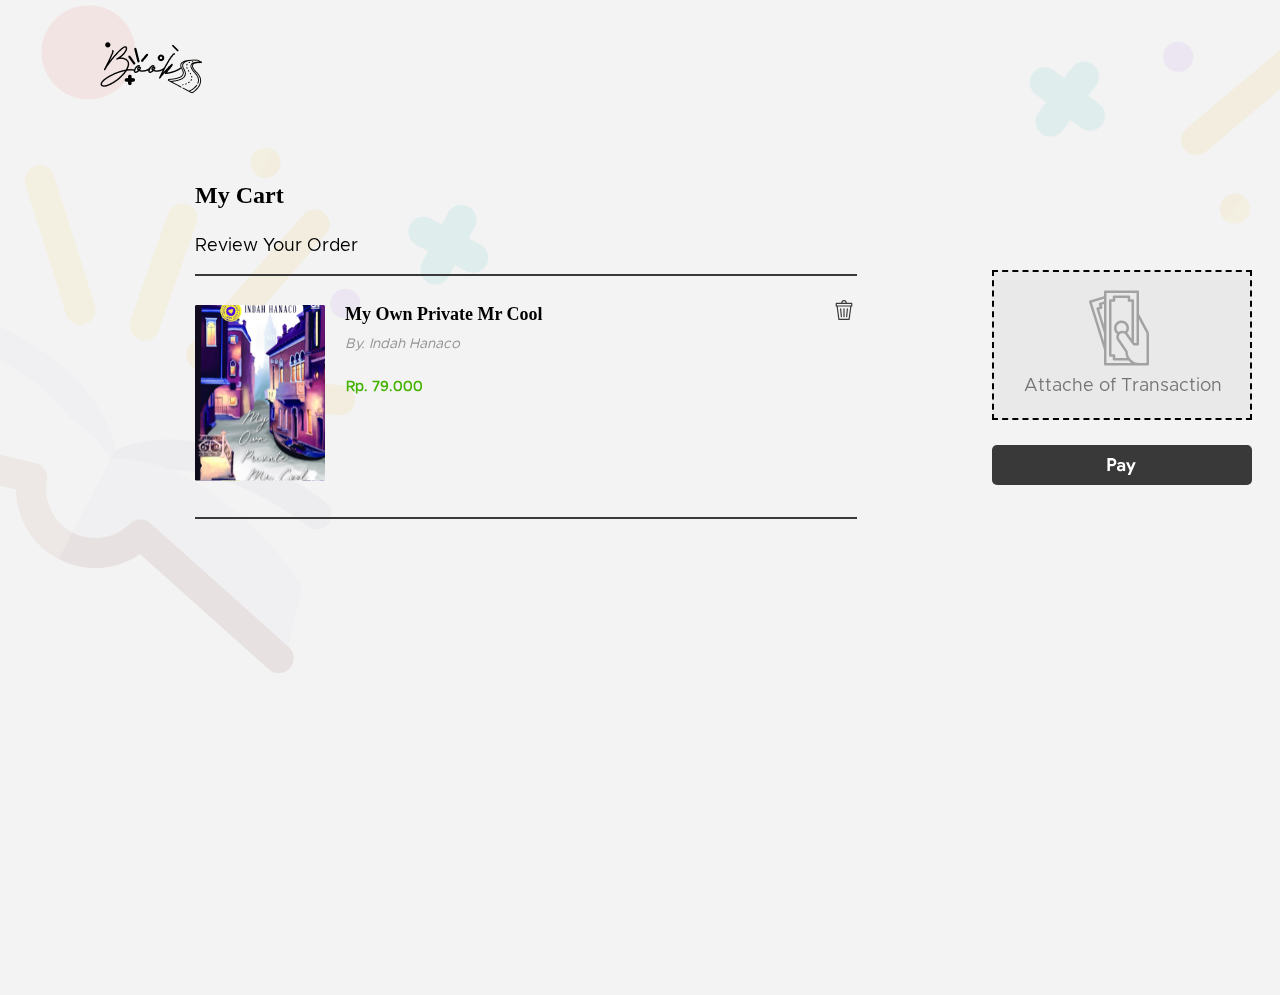
<file: cartpage.html>
<!DOCTYPE html>
<html lang="en">
<link rel="stylesheet" type="text/css" href="cartpage.css">
<head>
    <meta charset="UTF-8">
    <meta http-equiv="X-UA-Compatible" content="IE=edge">
    <meta name="viewport" content="width=\, initial-scale=1.0">
    <title>Cart</title>
</head>
<body>
    <div class="container">
        <div class="cart"></div>
        <div class="profilepicture"></div>
        <div class="border">
            <div class="borderright"></div>
            <div class="borderleft"></div>
        </div>     
        <div class="vectorgroup1"></div>
        <div class="vectorgroup2"></div>
        <nav class="nav">
            <ul style="width: 60px;
            height: 60px;
            left: 1240px;
            top: 25px;">
                <li>
                    <img src="assets/Ellipse 1.png">
                    <ul>
                        <li><a href="#"><img src="assets/Profile.png"></a></li>
                        <li><a href="index.html"><img src="assets/Logout.png"></a></li>
                    </ul>
                </li>
            </ul>
        </nav>
        <p style="position: absolute;
        width: 89px;
        height: 28px;
        left: 195px;
        top: 157px;
        
        font-family: 'Times';
        font-style: normal;
        font-weight: 700;
        font-size: 24px;
        line-height: 28px;

        color: #000000;">My Cart</p>
        <p style="position: absolute;
        width: 200px;
        height: 25px;
        left: 195px;
        top: 216px;
        
        font-family: 'Avenir';
        font-style: normal;
        font-weight: 400;
        font-size: 18px;
        line-height: 25px;

        color: #000000;">Review Your Order</p>
        <div class="productgroup">
            <div class="line1"></div>
            <div class="line2"></div>
        </div>

        <a href="afterloginpage.html">
            <div class="icon"></div>
        </a>
        <div class="cartbook"></div> 
        <p style="position: absolute;
        width: 201px;
        height: 21px;
        left: 345px;
        top: 286px;
        
        font-family: 'Times';
        font-style: normal;
        font-weight: 700;
        font-size: 18px;
        line-height: 21px;

        display: flex;
        align-items: center;
        
        color: #000000;">My Own Private Mr Cool</p>
        <p style="position: absolute;
        width: 150px;
        height: 14px;
        left: 345px;
        top: 323px;
        
        font-family: 'Avenir';
        font-style: italic;
        font-weight: 400;
        font-size: 14px;
        line-height: 101.5%;

        color: #929292;">By. Indah Hanaco</p>
        <p style="position: absolute;
        width: 100px;
        height: 19px;
        left: 323px;
        top: 364px;
        
        font-family: 'Avenir';
        font-style: normal;
        font-weight: 900;
        font-size: 14px;
        line-height: 19px;
        text-align: right;
        
        color: #44B200;">Rp. 79.000</p>
        <div class="trash"></div>
        <div class="transactionbox">
            <div class="transaction">
                <div class="cashpayment"></div>
            </div>
        </div>
        <p style="position: absolute;
        width: 200px;
        height: 25px;
        left: 1024px;
        top: 356px;
        
        font-family: 'Avenir';
        font-style: normal;
        font-weight: 400;
        font-size: 18px;
        line-height: 25px;
        /* identical to box height */
        
        
        color: rgba(0, 0, 0, 0.5);">Attache of Transaction</p>
        <a href="#popupmessage">
            <div class="paybox"></div>
        </a>     
    </div>
    <div class="popupmessage" id="popupmessage">
        <a href="profilepage.html">
            <div class="popupmessagecontent">
                <p style="position: absolute;
                left: 35px;
                top: 14px;
                width: 669px;

                font-family: 'Avenir';
                font-style: normal;
                font-weight: 400;
                font-size: 24px;
                line-height: 33px;

                
                color: #469F74;">Thank you for ordering in us, please wait 1 x 24 hours to verify you order</p>
            </div>
        </a>
    </div>
</body>
</html>
</file>
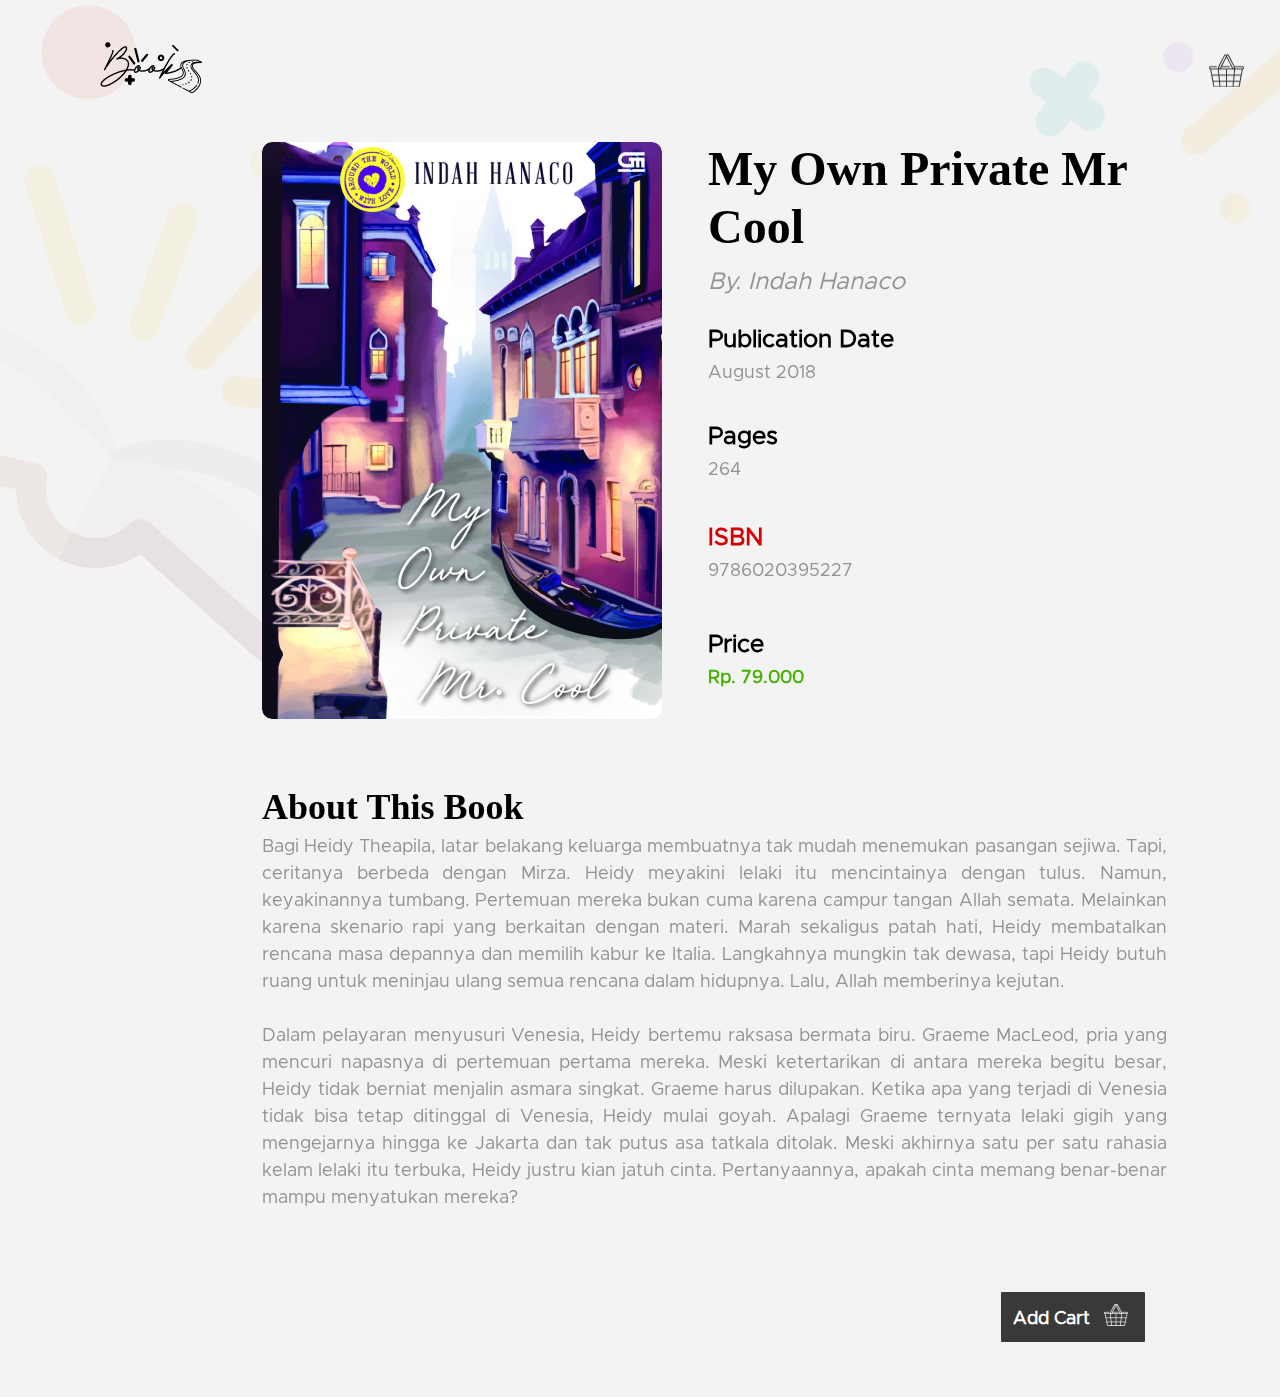
<file: detailbook.html>
<!DOCTYPE html>
<html lang="en">
<link rel="stylesheet" type="text/css" href="detailbook.css">
<head>
    <meta charset="UTF-8">
    <meta http-equiv="X-UA-Compatible" content="IE=edge">
    <meta name="viewport" content="width=\, initial-scale=1.0">
    <title>Detail Book</title>
</head>
<body>
    <div class="container">
        <div class="cart"></div>
        <a href="#">
            <div class="profilepicture"></div>
        </a>
        <div class="border">
            <div class="borderright"></div>
            <div class="borderleft"></div>
        </div>  
        <div class="vectorgroup1"></div>
        <div class="vectorgroup2"></div>
        <div class="bookcover"></div>
        <div class="booktitle">
            <p style="position: absolute;
            width: 470px;
            height: 116px;
            left: 708px;
            top: 92px;
            
            font-family: 'Times New Roman';
            font-style: normal;
            font-weight: 700;
            font-size: 48px;
            line-height: 120.5%;
            
            
            color: #000000;">My Own Private Mr Cool</p>
            <p style="position: absolute;
            width: 200px;
            height: 24px;
            left: 708px;
            top: 246px;
            
            font-family: 'Avenir';
            font-style: italic;
            font-weight: 400;
            font-size: 24px;
            line-height: 101.5%;
            
            
            color: #929292;">By. Indah Hanaco</p>
        </div>
        <div class="bookpublicationdate">
            <p style="position: absolute;
            width: 200px;
            height: 29px;
            left: 708px;
            top: 302px;
            
            font-family: 'Avenir';
            font-style: normal;
            font-weight: 800;
            font-size: 24px;
            line-height: 120.5%;
            
            
            color: #000000;">Publication Date</p>
            <p style="position: absolute;
            width: 150px;
            height: 18px;
            left: 708px;
            top: 346px;
            
            font-family: 'Avenir';
            font-style: normal;
            font-weight: 400;
            font-size: 18px;
            line-height: 101.5%;
            
            
            color: #929292;">August 2018</p>
        </div>
        <div class="bookpages">
            <p style="position: absolute;
            width: 70px;
            height: 29px;
            left: 708px;
            top: 399px;
            
            font-family: 'Avenir';
            font-style: normal;
            font-weight: 800;
            font-size: 24px;
            line-height: 120.5%;
            
            
            color: #000000;">Pages</p>
            <p style="position: absolute;
            width: 31px;
            height: 18px;
            left: 708px;
            top: 443px;
            
            font-family: 'Avenir';
            font-style: normal;
            font-weight: 400;
            font-size: 18px;
            line-height: 101.5%;
            
            
            color: #929292;">264</p>
        </div>
        <div class="bookISBN">
            <p style="position: absolute;
            width: 56px;
            height: 29px;
            left: 708px;
            top: 500px;
            
            font-family: 'Avenir';
            font-style: normal;
            font-weight: 800;
            font-size: 24px;
            line-height: 120.5%;
            
            
            color: #D60000;">ISBN</p>
            <p style="position: absolute;
            width: 131px;
            height: 18px;
            left: 708px;
            top: 544px;
            
            font-family: 'Avenir';
            font-style: normal;
            font-weight: 400;
            font-size: 18px;
            line-height: 101.5%;
            
            
            color: #929292;">9786020395227</p>
        </div>
        <div class="bookprice">
            <p style="position: absolute;
            width: 56px;
            height: 29px;
            left: 708px;
            top: 607px;
            
            font-family: 'Avenir';
            font-style: normal;
            font-weight: 800;
            font-size: 24px;
            line-height: 120.5%;
            
            
            color: #000000;">Price</p>
            <p style="position: absolute;
            width: 100px;
            height: 18px;
            left: 708px;
            top: 651px;
            
            font-family: 'Avenir';
            font-style: normal;
            font-weight: 800;
            font-size: 18px;
            line-height: 101.5%;
            
            
            color: #44B200;">Rp. 79.000</p>
        </div>
        <div class="bookabout">
            <p style="position: absolute;
            width: 262px;
            height: 43px;
            left: 262px;
            top: 750px;
            
            font-family: 'Times New Roman';
            font-style: normal;
            font-weight: 700;
            font-size: 36px;
            line-height: 120.5%;
            /* or 43px */
            
            
            color: #000000;">About This Book</p>
            <p style="position: absolute;
            width: 905px;
            height: 397px;
            left: 262px;
            top: 816px;
            
            font-family: 'Avenir';
            font-style: normal;
            font-weight: 400;
            font-size: 18px;
            line-height: 150%;
            
            text-align: justify;
            
            color: #929292;">Bagi Heidy Theapila, latar belakang keluarga membuatnya tak mudah menemukan pasangan sejiwa. Tapi, ceritanya berbeda dengan Mirza. Heidy meyakini lelaki itu mencintainya dengan tulus. Namun, keyakinannya tumbang. Pertemuan mereka bukan cuma karena campur tangan Allah semata. Melainkan karena skenario rapi yang berkaitan dengan materi. Marah sekaligus patah hati, Heidy membatalkan rencana masa depannya dan memilih kabur ke Italia. Langkahnya mungkin tak dewasa, tapi Heidy butuh ruang untuk meninjau ulang semua rencana dalam hidupnya. 
            Lalu, Allah memberinya kejutan. <br> <br>Dalam pelayaran menyusuri Venesia, Heidy bertemu raksasa bermata biru. Graeme MacLeod, pria yang mencuri napasnya di pertemuan pertama mereka. Meski ketertarikan di antara mereka begitu besar, Heidy tidak berniat menjalin asmara singkat. Graeme harus dilupakan. Ketika apa yang terjadi di Venesia tidak bisa tetap ditinggal di Venesia, Heidy mulai goyah. Apalagi Graeme ternyata lelaki gigih yang mengejarnya hingga ke Jakarta dan tak putus asa tatkala ditolak. Meski akhirnya satu per satu rahasia kelam lelaki itu terbuka, Heidy justru kian jatuh cinta. Pertanyaannya, apakah cinta memang benar-benar mampu menyatukan mereka?</p>
        </div>
        <a href="#popupmessage">
            <div class="addtocartbutton">
                <div class="addtocartbox"></div>
                <p style="position: absolute;
                width: 100px;
                height: 25px;
                left: 12px;
                top: -3px;
                
                font-family: 'Avenir';
                font-style: normal;
                font-weight: 800;
                font-size: 18px;
                line-height: 25px;
                
                color: #FFFFFF;">Add Cart</p>
                <div class="smallcart"></div>
            </div>
        </a>
        <a href="afterloginpage.html">
            <div class="icon"></div>
        </a>
        <nav class="nav">
            <ul style="width: 60px;
            height: 60px;
            left: 1240px;
            top: 25px;">
                <li>
                    <img src="assets/Ellipse 1.png">
                    <ul>
                        <li><a href="profilepage.html"><img src="assets/Profile.png"></a></li>
                        <li><a href="index.html"><img src="assets/Logout.png"></a></li>
                    </ul>
                </li>
            </ul>
        </nav>
    </div>
    <div class="popupmessage" id="popupmessage">
        <a href="incrementdetailbook.html">
            <div class="popupmessagecontent">
                <p style="position: absolute;
                left: 101px;

                font-family: 'Avenir';
                font-style: normal;
                font-weight: 400;
                font-size: 24px;
                line-height: 33px;

                
                color: #469F74;">The product is successfully added to the cart</p>
            </div>
        </a>
    </div>
</body>
</html>
</file>
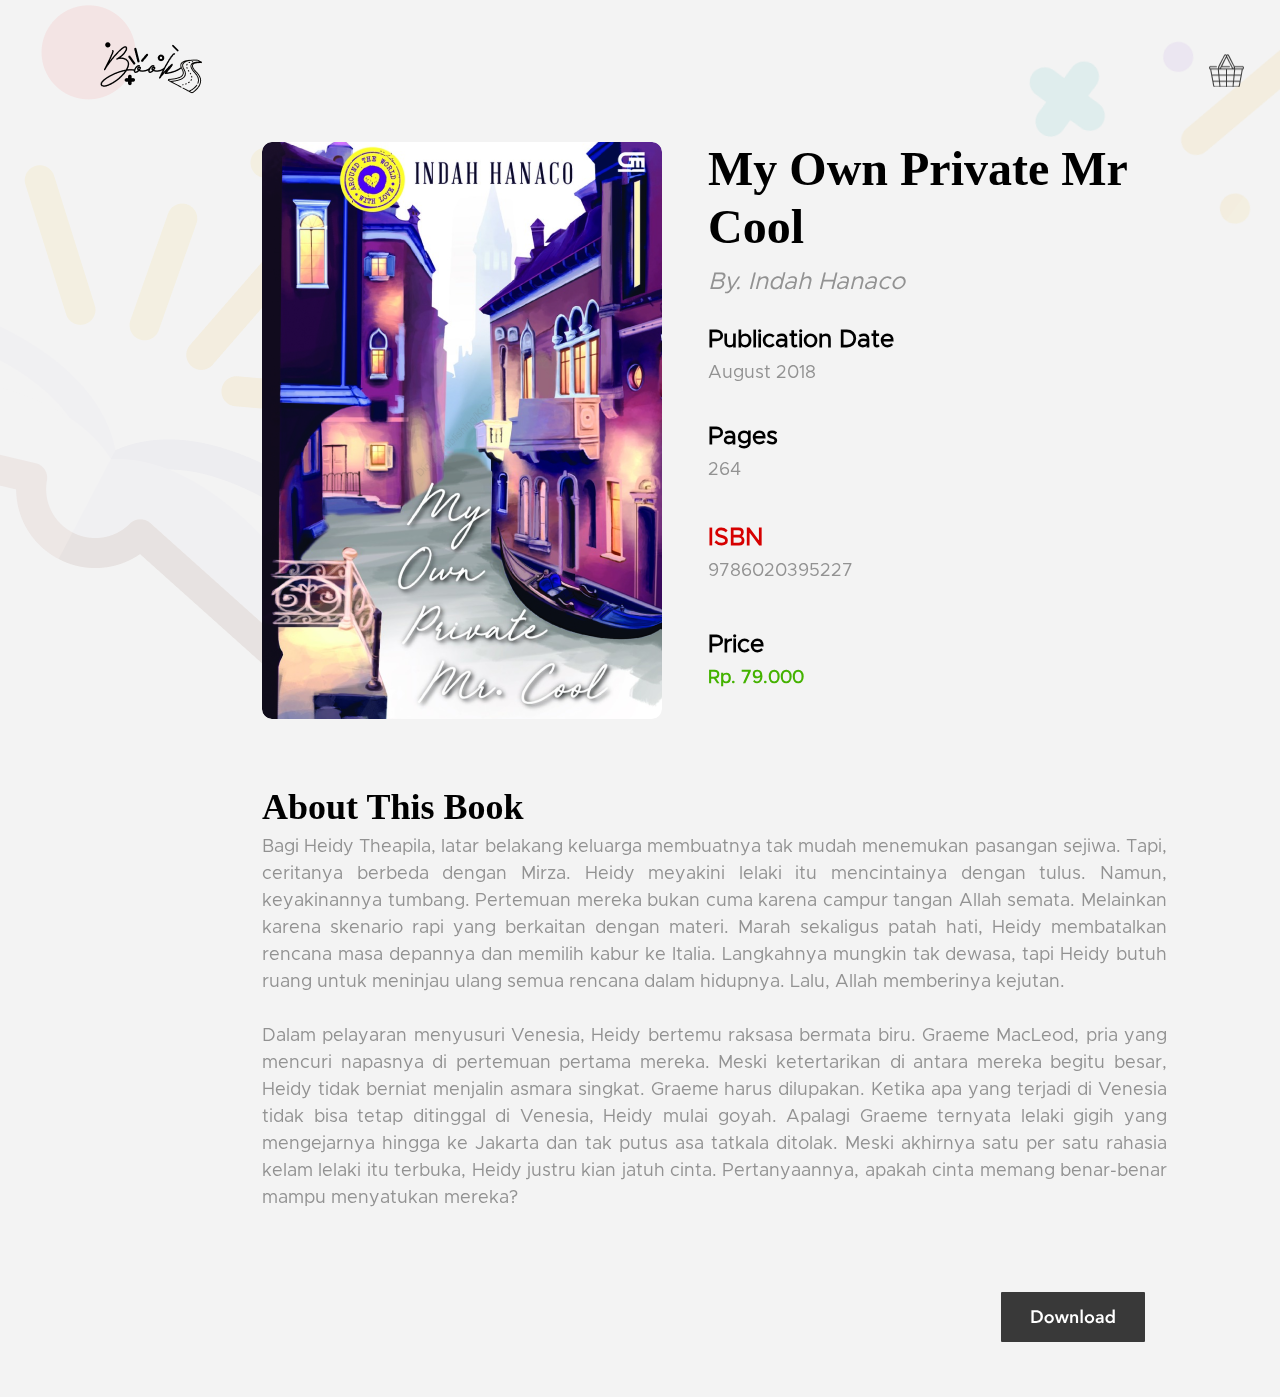
<file: downloadbook.html>
<!DOCTYPE html>
<html lang="en">
<link rel="stylesheet" type="text/css" href="downloadbook.css">
<head>
    <meta charset="UTF-8">
    <meta http-equiv="X-UA-Compatible" content="IE=edge">
    <meta name="viewport" content="width=\, initial-scale=1.0">
    <title>Detail Book</title>
</head>
<body>
    <div class="container">
        <div class="cart"></div>
        <a href="#">
            <div class="profilepicture"></div>
        </a>
        <div class="border">
            <div class="borderright"></div>
            <div class="borderleft"></div>
        </div>  
        <div class="vectorgroup1"></div>
        <div class="vectorgroup2"></div>
        <div class="bookcover"></div>
        <div class="booktitle">
            <p style="position: absolute;
            width: 470px;
            height: 116px;
            left: 708px;
            top: 92px;
            
            font-family: 'Times New Roman';
            font-style: normal;
            font-weight: 700;
            font-size: 48px;
            line-height: 120.5%;
            
            
            color: #000000;">My Own Private Mr Cool</p>
            <p style="position: absolute;
            width: 200px;
            height: 24px;
            left: 708px;
            top: 246px;
            
            font-family: 'Avenir';
            font-style: italic;
            font-weight: 400;
            font-size: 24px;
            line-height: 101.5%;
            
            
            color: #929292;">By. Indah Hanaco</p>
        </div>
        <div class="bookpublicationdate">
            <p style="position: absolute;
            width: 200px;
            height: 29px;
            left: 708px;
            top: 302px;
            
            font-family: 'Avenir';
            font-style: normal;
            font-weight: 800;
            font-size: 24px;
            line-height: 120.5%;
            
            
            color: #000000;">Publication Date</p>
            <p style="position: absolute;
            width: 150px;
            height: 18px;
            left: 708px;
            top: 346px;
            
            font-family: 'Avenir';
            font-style: normal;
            font-weight: 400;
            font-size: 18px;
            line-height: 101.5%;
            
            
            color: #929292;">August 2018</p>
        </div>
        <div class="bookpages">
            <p style="position: absolute;
            width: 70px;
            height: 29px;
            left: 708px;
            top: 399px;
            
            font-family: 'Avenir';
            font-style: normal;
            font-weight: 800;
            font-size: 24px;
            line-height: 120.5%;
            
            
            color: #000000;">Pages</p>
            <p style="position: absolute;
            width: 31px;
            height: 18px;
            left: 708px;
            top: 443px;
            
            font-family: 'Avenir';
            font-style: normal;
            font-weight: 400;
            font-size: 18px;
            line-height: 101.5%;
            
            
            color: #929292;">264</p>
        </div>
        <div class="bookISBN">
            <p style="position: absolute;
            width: 56px;
            height: 29px;
            left: 708px;
            top: 500px;
            
            font-family: 'Avenir';
            font-style: normal;
            font-weight: 800;
            font-size: 24px;
            line-height: 120.5%;
            
            
            color: #D60000;">ISBN</p>
            <p style="position: absolute;
            width: 131px;
            height: 18px;
            left: 708px;
            top: 544px;
            
            font-family: 'Avenir';
            font-style: normal;
            font-weight: 400;
            font-size: 18px;
            line-height: 101.5%;
            
            
            color: #929292;">9786020395227</p>
        </div>
        <div class="bookprice">
            <p style="position: absolute;
            width: 56px;
            height: 29px;
            left: 708px;
            top: 607px;
            
            font-family: 'Avenir';
            font-style: normal;
            font-weight: 800;
            font-size: 24px;
            line-height: 120.5%;
            
            
            color: #000000;">Price</p>
            <p style="position: absolute;
            width: 100px;
            height: 18px;
            left: 708px;
            top: 651px;
            
            font-family: 'Avenir';
            font-style: normal;
            font-weight: 800;
            font-size: 18px;
            line-height: 101.5%;
            
            
            color: #44B200;">Rp. 79.000</p>
        </div>
        <div class="bookabout">
            <p style="position: absolute;
            width: 262px;
            height: 43px;
            left: 262px;
            top: 750px;
            
            font-family: 'Times New Roman';
            font-style: normal;
            font-weight: 700;
            font-size: 36px;
            line-height: 120.5%;
            /* or 43px */
            
            
            color: #000000;">About This Book</p>
            <p style="position: absolute;
            width: 905px;
            height: 397px;
            left: 262px;
            top: 816px;
            
            font-family: 'Avenir';
            font-style: normal;
            font-weight: 400;
            font-size: 18px;
            line-height: 150%;
            
            text-align: justify;
            
            color: #929292;">Bagi Heidy Theapila, latar belakang keluarga membuatnya tak mudah menemukan pasangan sejiwa. Tapi, ceritanya berbeda dengan Mirza. Heidy meyakini lelaki itu mencintainya dengan tulus. Namun, keyakinannya tumbang. Pertemuan mereka bukan cuma karena campur tangan Allah semata. Melainkan karena skenario rapi yang berkaitan dengan materi. Marah sekaligus patah hati, Heidy membatalkan rencana masa depannya dan memilih kabur ke Italia. Langkahnya mungkin tak dewasa, tapi Heidy butuh ruang untuk meninjau ulang semua rencana dalam hidupnya. 
            Lalu, Allah memberinya kejutan. <br> <br>Dalam pelayaran menyusuri Venesia, Heidy bertemu raksasa bermata biru. Graeme MacLeod, pria yang mencuri napasnya di pertemuan pertama mereka. Meski ketertarikan di antara mereka begitu besar, Heidy tidak berniat menjalin asmara singkat. Graeme harus dilupakan. Ketika apa yang terjadi di Venesia tidak bisa tetap ditinggal di Venesia, Heidy mulai goyah. Apalagi Graeme ternyata lelaki gigih yang mengejarnya hingga ke Jakarta dan tak putus asa tatkala ditolak. Meski akhirnya satu per satu rahasia kelam lelaki itu terbuka, Heidy justru kian jatuh cinta. Pertanyaannya, apakah cinta memang benar-benar mampu menyatukan mereka?</p>
        </div>
        <div class="downloadbtn"></div>
        <a href="afterloginpage.html">
            <div class="icon"></div>
        </a>
        <nav class="nav">
            <ul style="width: 60px;
            height: 60px;
            left: 1240px;
            top: 25px;">
                <li>
                    <img src="assets/Ellipse 1.png">
                    <ul>
                        <li><a href="profilepage.html"><img src="assets/Profile.png"></a></li>
                        <li><a href="index.html"><img src="assets/Logout.png"></a></li>
                    </ul>
                </li>
            </ul>
        </nav>
    </div>
</body>
</html>
</file>
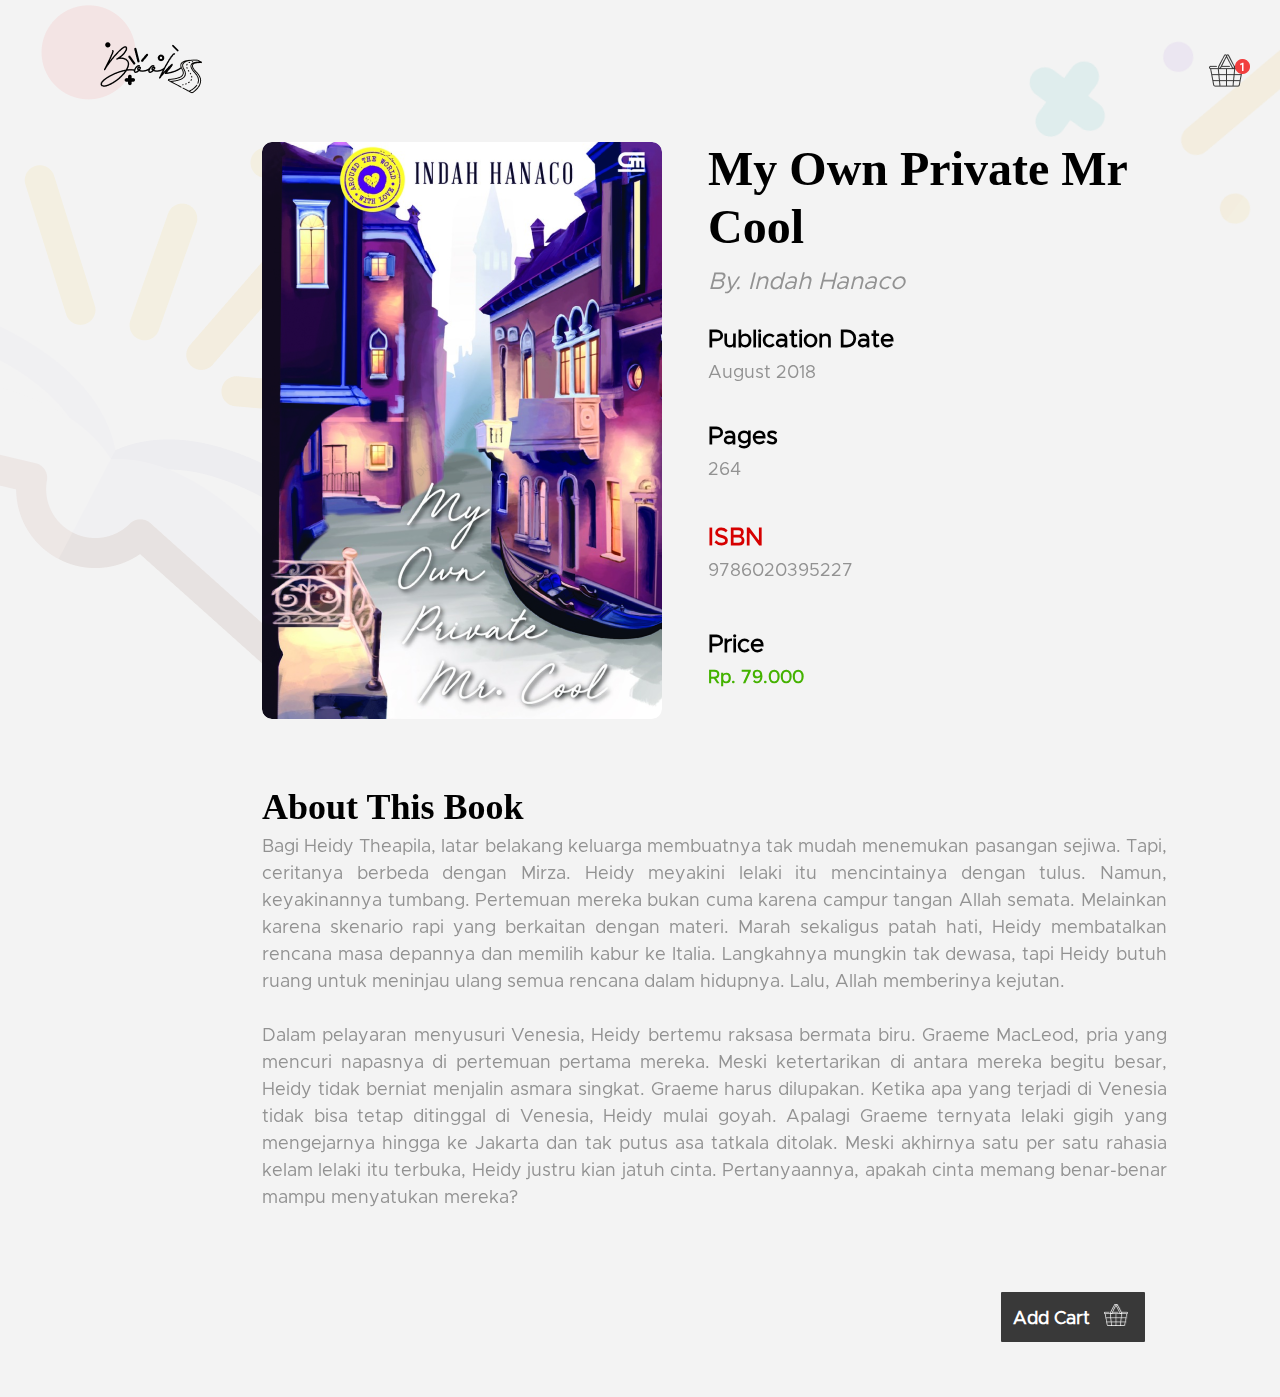
<file: incrementdetailbook.html>
<!DOCTYPE html>
<html lang="en">
<link rel="stylesheet" type="text/css" href="incrementdetailbook.css">
<head>
    <meta charset="UTF-8">
    <meta http-equiv="X-UA-Compatible" content="IE=edge">
    <meta name="viewport" content="width=\, initial-scale=1.0">
    <title>Detail Book</title>
</head>
<body>
    <div class="container">
        <div class="border">
            <div class="borderright"></div>
            <div class="borderleft"></div>
        </div>
        <div class="vectorgroup1"></div>
        <div class="vectorgroup2"></div>
        <div class="bookcover"></div>
        <div class="booktitle">
            <p style="position: absolute;
            width: 470px;
            height: 116px;
            left: 708px;
            top: 92px;
            
            font-family: 'Times New Roman';
            font-style: normal;
            font-weight: 700;
            font-size: 48px;
            line-height: 120.5%;
            
            
            color: #000000;">My Own Private Mr Cool</p>
            <p style="position: absolute;
            width: 200px;
            height: 24px;
            left: 708px;
            top: 246px;
            
            font-family: 'Avenir';
            font-style: italic;
            font-weight: 400;
            font-size: 24px;
            line-height: 101.5%;
            
            
            color: #929292;">By. Indah Hanaco</p>
        </div>
        <div class="bookpublicationdate">
            <p style="position: absolute;
            width: 200px;
            height: 29px;
            left: 708px;
            top: 302px;
            
            font-family: 'Avenir';
            font-style: normal;
            font-weight: 800;
            font-size: 24px;
            line-height: 120.5%;
            
            
            color: #000000;">Publication Date</p>
            <p style="position: absolute;
            width: 150px;
            height: 18px;
            left: 708px;
            top: 346px;
            
            font-family: 'Avenir';
            font-style: normal;
            font-weight: 400;
            font-size: 18px;
            line-height: 101.5%;
            
            
            color: #929292;">August 2018</p>
        </div>
        <div class="bookpages">
            <p style="position: absolute;
            width: 70px;
            height: 29px;
            left: 708px;
            top: 399px;
            
            font-family: 'Avenir';
            font-style: normal;
            font-weight: 800;
            font-size: 24px;
            line-height: 120.5%;
            
            
            color: #000000;">Pages</p>
            <p style="position: absolute;
            width: 31px;
            height: 18px;
            left: 708px;
            top: 443px;
            
            font-family: 'Avenir';
            font-style: normal;
            font-weight: 400;
            font-size: 18px;
            line-height: 101.5%;
            
            
            color: #929292;">264</p>
        </div>
        <div class="bookISBN">
            <p style="position: absolute;
            width: 56px;
            height: 29px;
            left: 708px;
            top: 500px;
            
            font-family: 'Avenir';
            font-style: normal;
            font-weight: 800;
            font-size: 24px;
            line-height: 120.5%;
            
            
            color: #D60000;">ISBN</p>
            <p style="position: absolute;
            width: 131px;
            height: 18px;
            left: 708px;
            top: 544px;
            
            font-family: 'Avenir';
            font-style: normal;
            font-weight: 400;
            font-size: 18px;
            line-height: 101.5%;
            
            
            color: #929292;">9786020395227</p>
        </div>
        <div class="bookprice">
            <p style="position: absolute;
            width: 56px;
            height: 29px;
            left: 708px;
            top: 607px;
            
            font-family: 'Avenir';
            font-style: normal;
            font-weight: 800;
            font-size: 24px;
            line-height: 120.5%;
            
            
            color: #000000;">Price</p>
            <p style="position: absolute;
            width: 100px;
            height: 18px;
            left: 708px;
            top: 651px;
            
            font-family: 'Avenir';
            font-style: normal;
            font-weight: 800;
            font-size: 18px;
            line-height: 101.5%;
            
            
            color: #44B200;">Rp. 79.000</p>
        </div>
        <div class="bookabout">
            <p style="position: absolute;
            width: 262px;
            height: 43px;
            left: 262px;
            top: 750px;
            
            font-family: 'Times New Roman';
            font-style: normal;
            font-weight: 700;
            font-size: 36px;
            line-height: 120.5%;
            /* or 43px */
            
            
            color: #000000;">About This Book</p>
            <p style="position: absolute;
            width: 905px;
            height: 397px;
            left: 262px;
            top: 816px;
            
            font-family: 'Avenir';
            font-style: normal;
            font-weight: 400;
            font-size: 18px;
            line-height: 150%;
            
            text-align: justify;
            
            color: #929292;">Bagi Heidy Theapila, latar belakang keluarga membuatnya tak mudah menemukan pasangan sejiwa. Tapi, ceritanya berbeda dengan Mirza. Heidy meyakini lelaki itu mencintainya dengan tulus. Namun, keyakinannya tumbang. Pertemuan mereka bukan cuma karena campur tangan Allah semata. Melainkan karena skenario rapi yang berkaitan dengan materi. Marah sekaligus patah hati, Heidy membatalkan rencana masa depannya dan memilih kabur ke Italia. Langkahnya mungkin tak dewasa, tapi Heidy butuh ruang untuk meninjau ulang semua rencana dalam hidupnya. 
            Lalu, Allah memberinya kejutan. <br> <br>Dalam pelayaran menyusuri Venesia, Heidy bertemu raksasa bermata biru. Graeme MacLeod, pria yang mencuri napasnya di pertemuan pertama mereka. Meski ketertarikan di antara mereka begitu besar, Heidy tidak berniat menjalin asmara singkat. Graeme harus dilupakan. Ketika apa yang terjadi di Venesia tidak bisa tetap ditinggal di Venesia, Heidy mulai goyah. Apalagi Graeme ternyata lelaki gigih yang mengejarnya hingga ke Jakarta dan tak putus asa tatkala ditolak. Meski akhirnya satu per satu rahasia kelam lelaki itu terbuka, Heidy justru kian jatuh cinta. Pertanyaannya, apakah cinta memang benar-benar mampu menyatukan mereka?</p>
        </div>
        <a href="#popupmessage">
            <div class="addtocartbutton">
                <div class="addtocartbox"></div>
                <p style="position: absolute;
                width: 100px;
                height: 25px;
                left: 12px;
                top: -3px;
                
                font-family: 'Avenir';
                font-style: normal;
                font-weight: 800;
                font-size: 18px;
                line-height: 25px;
                
                color: #FFFFFF;">Add Cart</p>
                <div class="smallcart"></div>
            </div>
        </a>
        <a href="afterlogincart.html">
            <div class="icon"></div>
        </a>
        <a href="cartpage.html">
            <div class="cart"></div>
        </a>
        <div class="profilepicture"></div>
        <nav class="nav">
            <ul style="width: 60px;
            height: 60px;
            left: 1240px;
            top: 25px;">
                <li>
                    <img src="assets/Ellipse 1.png">
                    <ul>
                        <li><a href="profilepage.html"><img src="assets/Profile.png"></a></li>
                        <li><a href="index.html"><img src="assets/Logout.png"></a></li>
                    </ul>
                </li>
            </ul>
        </nav>
    </div>
</body>
</html>
</file>
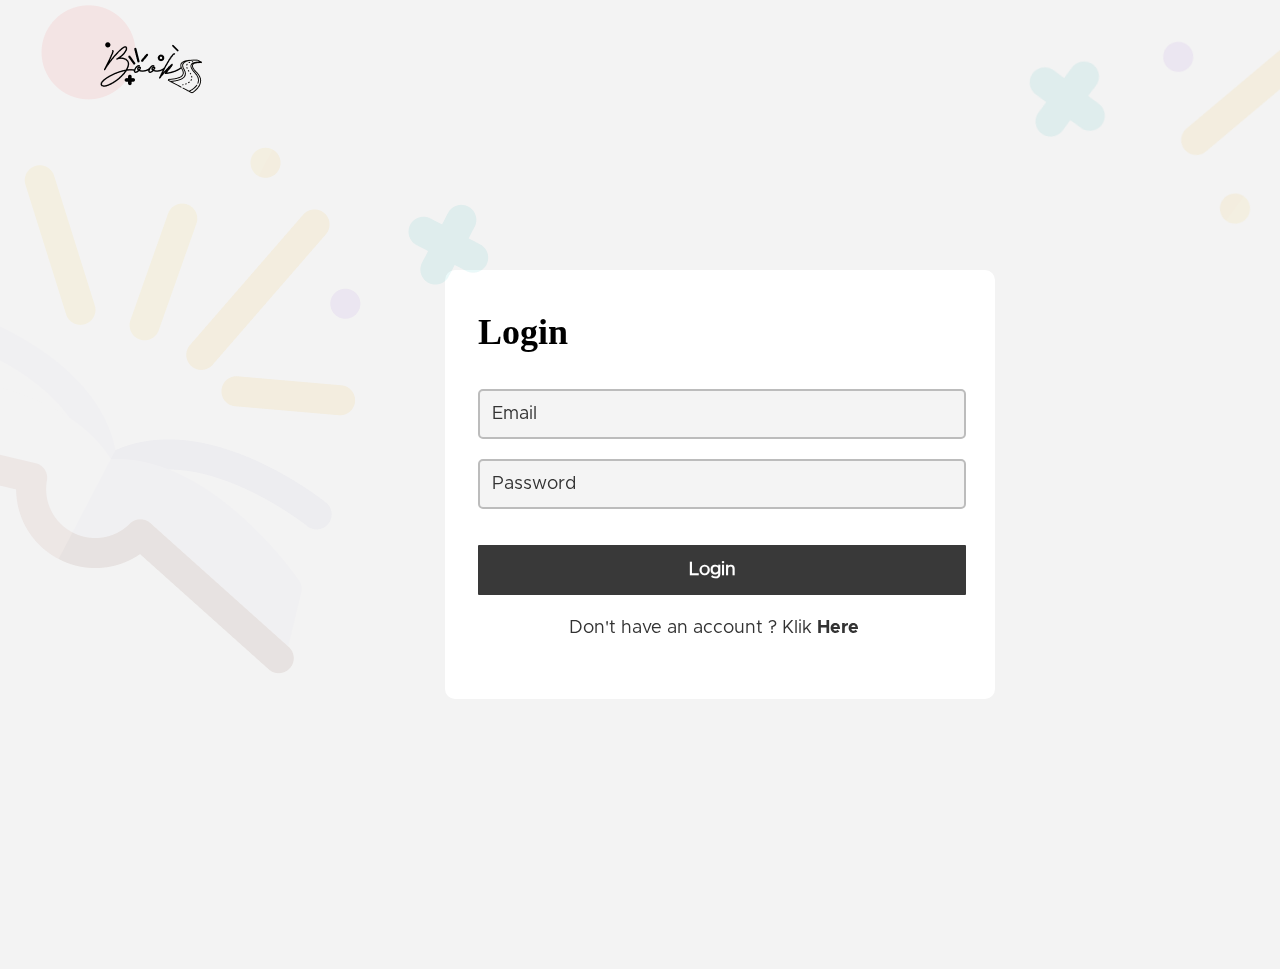
<file: loginpage.html>
<!DOCTYPE html>
<html lang="en">
<link rel="stylesheet" type="text/css" href="loginpage.css">
<head>
    <meta charset="UTF-8">
    <meta http-equiv="X-UA-Compatible" content="IE=edge">
    <meta name="viewport" content="width=device-width, initial-scale=1.0">
    <title>Login</title>
</head>
<body>
    <div class="container">
        <div class="signinbox">
            <a href="adminmainpage.html">
                <div class="passwordbox"></div>
                <div class="password">Password</div>
            </a>
            <div class="emailbox"></div>
            <div class="email">Email</div>
            <a href="afterloginpage.html">
                <div class="proceedloginbox"></div>
                <div class="proceedlogin">Login</div>
            </a>
            <a href="registerpage.html">
                <div class="toregisterpage">Don't have an account ? Klik <span class="span">Here</span></div>
            </a>
            <p style="position: absolute;
            width: 91px;
            height: 41px;
            left: 33px;
            bottom: 310px;
            
            font-family: 'Times';
            font-style: normal;
            font-weight: 700;
            font-size: 36px;
            line-height: 41px;
            
            color: #000000;">Login</p>
        </div>
        <div class="vectorgroup1"></div>
        <div class="vectorgroup2"></div>
        <div class="icon"></div>
    </div>
</body>
</html>
</file>
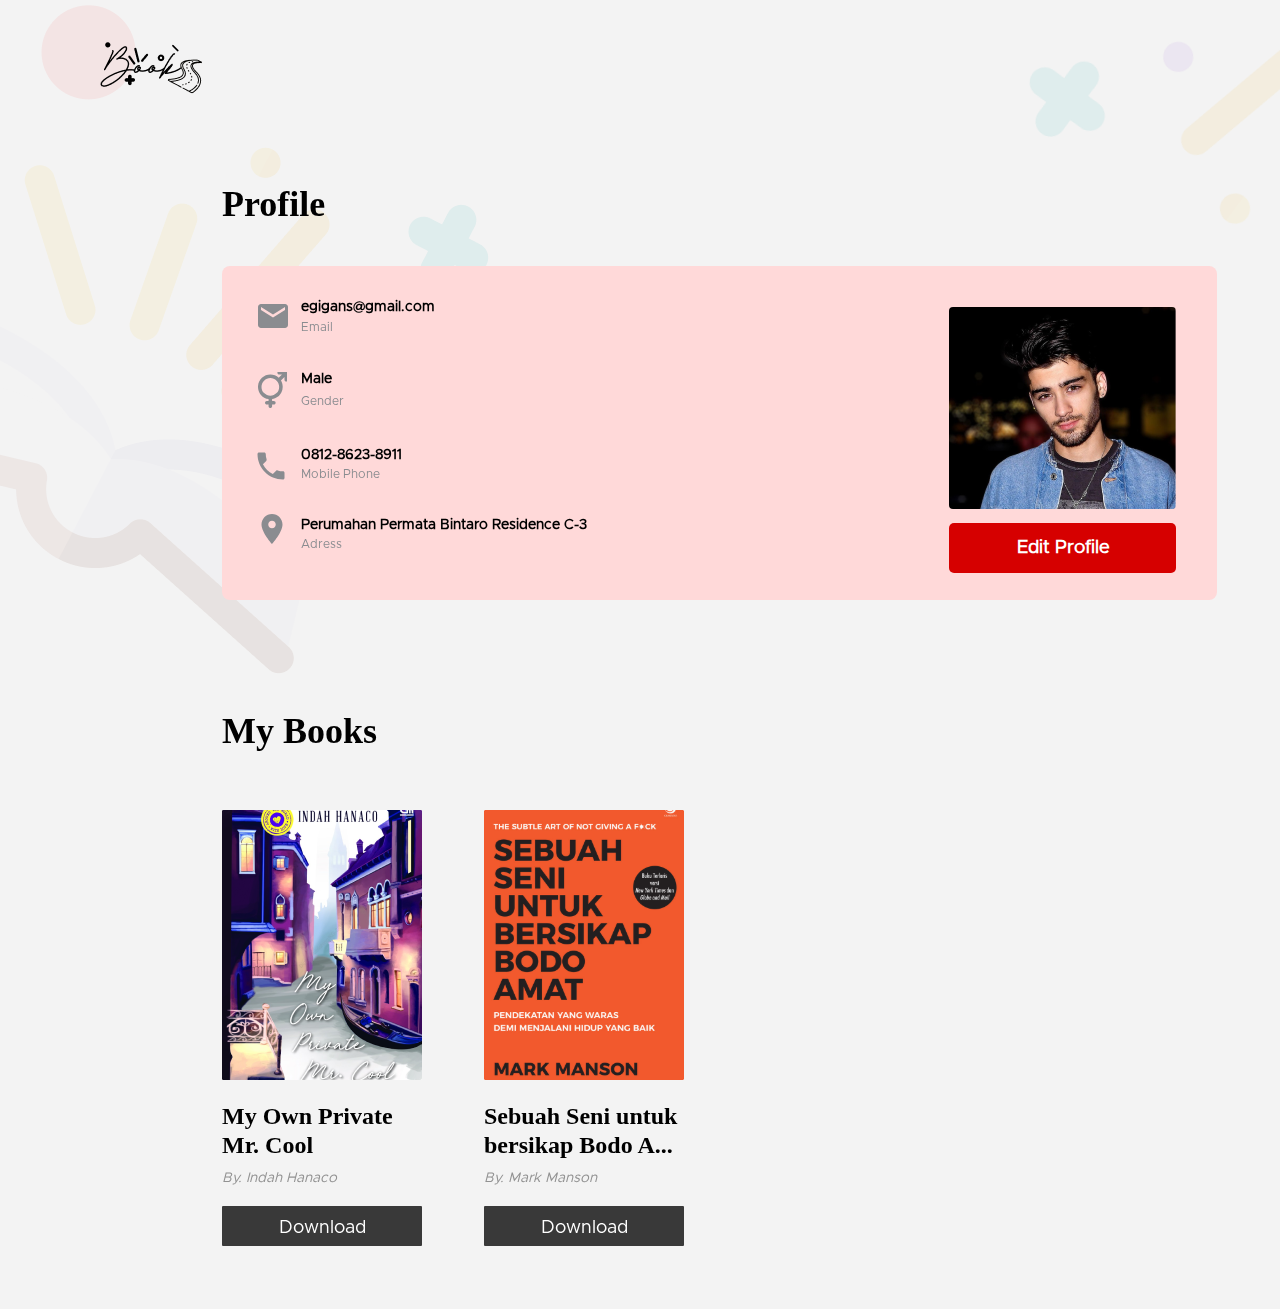
<file: profilepage.html>
<!DOCTYPE html>
<html lang="en">
<link rel="stylesheet" type="text/css" href="profilepage.css">
<head>
    <meta charset="UTF-8">
    <meta http-equiv="X-UA-Compatible" content="IE=edge">
    <meta name="viewport" content="width=\, initial-scale=1.0">
    <title>Profile Page</title>
</head>
<body>
    <div class="container">
        <div class="cart"></div>
        <div class="profilepicture"></div>
        <div class="border">
            <div class="borderright"></div>
            <div class="borderleft"></div>
        </div>     
        <div class="vectorgroup1"></div>
        <div class="vectorgroup2"></div>
        <nav class="nav">
            <ul style="width: 60px;
            height: 60px;
            left: 1240px;
            top: 25px;">
                <li>
                    <img src="assets/Ellipse 1.png">
                    <ul>
                        <li><a href="#"><img src="assets/Profile.png"></a></li>
                        <li><a href="index.html"><img src="assets/Logout.png"></a></li>
                    </ul>
                </li>
            </ul>
        </nav>
        <p style="position: absolute;
        width: 104px;
        height: 37px;
        left: 222px;
        top: 150px;
        
        font-family: 'Times New Roman';
        font-style: normal;
        font-weight: 700;
        font-size: 36px;
        line-height: 101.5%;
        
        
        color: #000000;">Profile</p>
        <div class="data">
            <div class="profilebox"></div>
            <div class="photocard"></div>
            <div class="editprofilebtn"></div>
            <p style="position: absolute;
            width: 94px;
            height: 25px;
            left: 1017px;
            top: 518px;
            
            font-family: 'Avenir';
            font-style: normal;
            font-weight: 800;
            font-size: 18px;
            line-height: 25px;
            
            display: flex;
            align-items: center;
            text-align: center;
            
            color: #FFFFFF;">Edit Profile</p>
            <div class="maps">
                <div class="mapsicon"></div>
                <p style="position: absolute;
                width: 300px;
                height: 20px;
                left: 48px;
                bottom: 0px;
                
                font-family: 'Avenir';
                font-style: normal;
                font-weight: 900;
                font-size: 14px;
                line-height: 20px;
                
                display: flex;
                align-items: center;
                
                color: #000000;">Perumahan Permata Bintaro Residence C-3</p>
                <p style="position: absolute;
                width: 45px;
                height: 16px;
                left: 48px;
                top: 15px;
                
                font-family: 'Avenir';
                font-style: normal;
                font-weight: 400;
                font-size: 12px;
                line-height: 16px;
                /* identical to box height, or 133% */
                
                display: flex;
                align-items: center;
        
                color: #8A8C90;">Adress</p>
            </div>
            <div class="phone">
                <div class="phoneicon"></div>
                <p style="position: absolute;
                width: 300px;
                height: 20px;
                left: 48px;
                bottom: 0px;
                
                font-family: 'Avenir';
                font-style: normal;
                font-weight: 900;
                font-size: 14px;
                line-height: 20px;
                
                display: flex;
                align-items: center;
                
                color: #000000;">0812-8623-8911</p>
                <p style="position: absolute;
                width: 100px;
                height: 16px;
                left: 48px;
                top: 15px;
                
                font-family: 'Avenir';
                font-style: normal;
                font-weight: 400;
                font-size: 12px;
                line-height: 16px;
                /* identical to box height, or 133% */
                
                display: flex;
                align-items: center;
        
                color: #8A8C90;">Mobile Phone</p>
            </div>
            <div class="gender">
                <div class="gendericon"></div>
                <p style="position: absolute;
                width: 300px;
                height: 20px;
                left: 48px;
                bottom: 8px;
                
                font-family: 'Avenir';
                font-style: normal;
                font-weight: 900;
                font-size: 14px;
                line-height: 20px;
                
                display: flex;
                align-items: center;
                
                color: #000000;">Male</p>
                <p style="position: absolute;
                width: 100px;
                height: 16px;
                left: 48px;
                top: 10px;
                 
                font-family: 'Avenir';
                font-style: normal;
                font-weight: 400;
                font-size: 12px;
                line-height: 16px;

                display: flex;
                align-items: center;
         
                color: #8A8C90;">Gender</p>
            </div>
            <div class="mail">
                <div class="mailicon"></div>
                <p style="position: absolute;
                width: 300px;
                height: 20px;
                left: 48px;
                bottom: 12px;
                
                font-family: 'Avenir';
                font-style: normal;
                font-weight: 900;
                font-size: 14px;
                line-height: 20px;
                
                display: flex;
                align-items: center;
                
                color: #000000;">egigans@gmail.com</p>
                <p style="position: absolute;
                width: 100px;
                height: 16px;
                left: 48px;
                top: 4px;
                 
                font-family: 'Avenir';
                font-style: normal;
                font-weight: 400;
                font-size: 12px;
                line-height: 16px;

                display: flex;
                align-items: center;
         
                color: #8A8C90;">Email</p>
            </div>
        </div>
        <div class="listbook">
            <p style="position: absolute;
            width: 156px;
            height: 37px;
            left: 222px;
            top: 677px;
            
            font-family: 'Times New Roman';
            font-style: normal;
            font-weight: 700;
            font-size: 36px;
            line-height: 101.5%;
            /* identical to box height, or 37px */
            
            
            color: #000000;">My Books</p>
            <a href="detailbook.html">
            <div class="bookbox1">
                <div class="book1"></div>
                    <p style="position: absolute;
                    width: 200px;
                    height: 58px;
                    left: 0px;
                    top: 268px;
                    
                    font-family: 'Times New Roman';
                    font-style: normal;
                    font-weight: 700;
                    font-size: 24px;
                    line-height: 120.5%;

                    color: #000000;">My Own Private Mr. Cool</p>
                    <p style="position: absolute;
                    width: 200px;
                    height: 14px;
                    left: 0px;
                    top: 347px;
                    
                    font-family: 'Avenir';
                    font-style: italic;
                    font-weight: 400;
                    font-size: 14px;
                    line-height: 101.5%;

                    color: #929292;">By. Indah Hanaco</p>
                    <div class="downloadbtn"></div>
                    <p style="position: absolute;
                    width: 86px;
                    height: 25px;
                    left: 57px;
                    top: 388px;
                    
                    font-family: 'Avenir';
                    font-style: normal;
                    font-weight: 400;
                    font-size: 18px;
                    line-height: 25px;

                    color: #FFFFFF;">Download</p>
                </div>
            </a>
            <div class="bookbox2">
                <div class="book2"></div>
                <p style="position: absolute;
                width: 200px;
                height: 58px;
                left: 0px;
                top: 268px;
                
                font-family: 'Times New Roman';
                font-style: normal;
                font-weight: 700;
                font-size: 24px;
                line-height: 120.5%;

                color: #000000;">Sebuah Seni untuk bersikap Bodo A...</p>
                <p style="position: absolute;
                width: 200px;
                height: 14px;
                left: 0px;
                top: 347px;
                
                font-family: 'Avenir';
                font-style: italic;
                font-weight: 400;
                font-size: 14px;
                line-height: 101.5%;

                color: #929292;">By. Mark Manson</p>
                <div class="downloadbtn"></div>
                <p style="position: absolute;
                width: 86px;
                height: 25px;
                left: 57px;
                top: 388px;
                
                font-family: 'Avenir';
                font-style: normal;
                font-weight: 400;
                font-size: 18px;
                line-height: 25px;

                color: #FFFFFF;">Download</p>
            </div>
        </div>
        <a href="afterloginpage.html">
            <div class="icon"></div>
        </a>        
    </div>
</body>
</html>
</file>
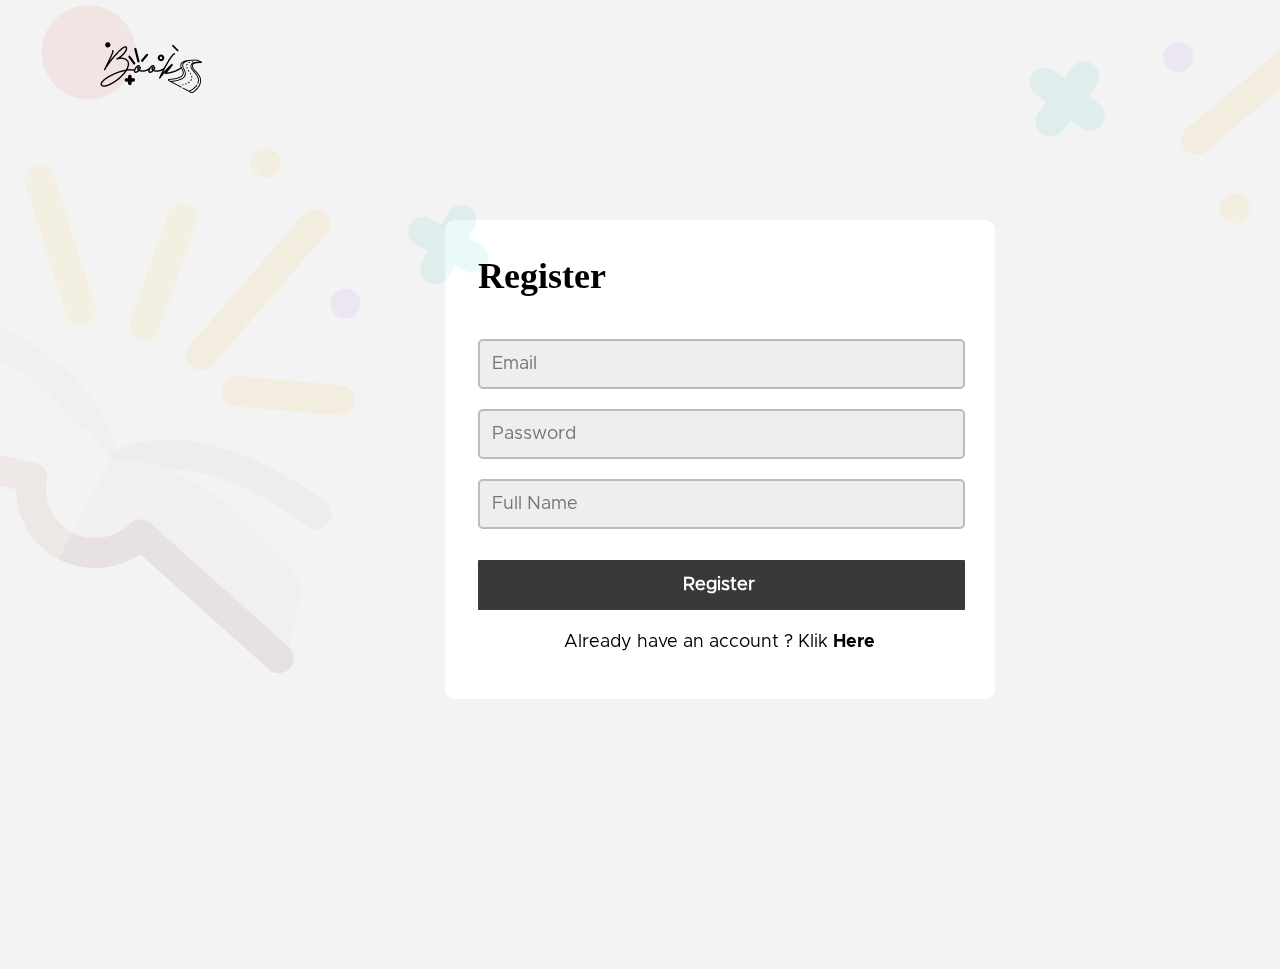
<file: registerpage.html>
<!DOCTYPE html>
<html lang="en">
<link rel="stylesheet" type="text/css" href="registerpage.css">
<head>
    <meta charset="UTF-8">
    <meta http-equiv="X-UA-Compatible" content="IE=edge">
    <meta name="viewport" content="width=device-width, initial-scale=1.0">
    <title>Register Page</title>
</head>
<body>
    <div class="container">
        <div class="registerbox">
            <form>
                <input class="fullnamebox" placeholder="Full Name">
            </form>
            <form>
                <input class="passwordbox" placeholder="Password" type="password">
            </form>
            <form>
                <input class="emailbox" placeholder="Email">
            </form>
            <p style="position: absolute;
            width: 129px;
            height: 41px;
            left: 33px;
            top: 0px;
            
            font-family: 'Times';
            font-style: normal;
            font-weight: 700;
            font-size: 36px;
            line-height: 41px;
            
            color: #000000;">Register</p>
            <a href="afterloginpage.html">
                <div class="proceedregisterbox"></div>
                <div class="proceedregister">Register</div>
            </a>
            <a href="loginpage.html">
                <div class="tologinpage">Already have an account ? Klik <span class="span">Here</span></div>
            </a>
        </div>
        <div class="vectorgroup1"></div>
        <div class="vectorgroup2"></div>
        <div class="icon"></div>
    </div>
</body>
</html>
</file>
<file: index.css>
@font-face {
    font-family: 'Product Sans';
    src: url(assets/Product\ Sans\ Regular.ttf);
}
@font-face {
    font-family: 'Avenir';
    src: url(assets/Metropolis-Regular.otf);
}

html, body {
    margin: 0;
    padding: 0;
    background: #E5E5E5;
}

.container {
    max-width: 1440px;
    height: 1397px;
    background: #f3f3f3;
    position: relative;
    margin: 0 auto;

    overflow: hidden;
}

.loginbox {
    box-sizing: border-box;

    position: absolute;
    width: 100px;
    height: 30px;
    left: 1125px;
    top: 55px;

    border: 2px solid #393939;
    border-radius: 1px;
    cursor: pointer;

    display: flex;
}

.registerbox {
    position: absolute;
    width: 100px;
    height: 30px;
    left: 1240px;
    top: 55px;

    background: #393939;
    border-radius: 1px;

    display: flex;
}
.logintext {
    position: absolute;
    width: 36px;
    height: 17px;
    left: 31px;
    top: 6px;

    font-family: 'Product Sans';
    font-style: normal;
    font-weight: 700;
    font-size: 14px;
    line-height: 17px;

    display: flex;
    align-items: center;
    text-align: center;

    z-index: 1;

    color: #393939;
}

.registertext {
    position: absolute;
    width: 55px;
    height: 17px;
    left: 26px;
    top: 6px;

    font-family: 'Product Sans';
    font-style: normal;
    font-weight: 700;
    font-size: 14px;
    line-height: 17px;

    display: flex;
    align-items: center;
    text-align: center;
    z-index: 1;

    color: #FFFFFF;
}

.headerpage {
    position: flex;
    width: 1440px;
    height: 652px;
    left: 0px;
    top: 0px;

    background: #FFFFFF;
}

.titlepage1 {
    position: absolute;
    width: 683px;
    height: 60px;
    left: 379px;
    top: 217px;

    font-family: 'Vollkorn';
    font-style: normal;
    font-weight: 400;
    font-size: 43px;
    line-height: 60px;

    text-align: center;

    color: #000000;
}

.titlepage2 {
    position: absolute;
    width: 780px;
    height: 56px;
    left: 330px;
    top: 277px;

    font-family: 'Sabon RomanOsF';
    font-style: normal;
    font-weight: 400;
    font-size: 48px;
    line-height: 56px;
    text-align: center;

    color: #000000;
}

.border {
    position: absolute;
    visibility: hidden;
    width: 1440px;
    height: 1392px;
    left: 0px;
    top: -13px;
}

.borderright {
    position: absolute;
    width: 100px;
    height: 1392px;
    left: 1340px;
    top: -13px;

    background: #C4C4C4;
}

.borderleft {
    position: absolute;
    width: 100px;
    height: 1392px;
    left: 0px;
    top: -13px;

    background: #C4C4C4;
}

.bookframe {
    position: absolute;
    width: 1440px;
    height: 345.09px;
    left: 0px;
    top: 422px;
    overflow-x: scroll;
    overflow: hidden;
}

.flexbox {
    position: absolute;
    width: 1708px;
    height: 345.09px;
    left: 0px;
    top: 0px;
}

.product1 {
    position: absolute;
    width: 504.29px;
    height: 345.09px;
    left: 0px;
    top: 0px;
}

.book1 {
    position: absolute;
    width: 236.22px;
    height: 345.09px;
    left: 0px;
    top: 0px;

    background: url(assets/Rectangle\ 3.png);
}

.book1desc{
    position: absolute;
    width: 268.06px;
    height: 277.31px;
    left: 236.22px;
    top: 33.89px;

    background: #FFFFFF;
}

.addtocartbutton1 {
    position: absolute;
    width: 220.82px;
    height: 39.03px;
    left: 261.9px;
    top: 256px;
}

.button1 {
    position: absolute;
    width: 220.82px;
    height: 39.03px;
    left: 261.9px;
    top: 256px;

    background: #393939;
}

.product2 {
    position: absolute;
    width: 504.29px;
    height: 345.09px;
    left: 601.86px;
    top: 0px;
}

.book2 {
    position: absolute;
    width: 236.22px;
    height: 345.09px;
    left: 0px;
    top: 0px;

    background: url(assets/Rectangle\ 3\ \(1\).png);
}

.book2desc {
    position: absolute;
    width: 268.06px;
    height: 277.31px;
    right: 0px;
    top: 33.89px;

    background: #FFFFFF;
}

.product3 {
    position: absolute;
    width: 504.29px;
    height: 345.09px;
    left: 1203.71px;
    top: 0px;
}

.book3 {
    position: absolute;
    width: 236.22px;
    height: 345.09px;
    left: 0px;
    top: 0px;

    background: url(assets/Rectangle\ 3\ \(2\).png)
}

.book3desc {
    position: absolute;
    width: 268.06px;
    height: 277.31px;
    right: 0px;
    top: 33.89px;

    background: #FFFFFF;
}

.booklist1 {
    position: absolute;
    width: 200px;
    height: 417px;
    left: 100px;
    bottom: 55px;
}

.botbook1 {
    position: absolute;
    width: 200px;
    height: 270px;
    bottom: 147px;

    background: url(assets/Rectangle\ 9.png);
    border-radius: 1px;
}


.botbook2 {
    position: absolute;
    width: 200px;
    height: 270px;
    left: 360px;
    bottom: 202px;

    background: url(assets/Rectangle\ 9\ \(1\).png);
    border-radius: 1px;
}

.botbook3 {
    position: absolute;
    width: 200px;
    height: 270px;
    left: 620px;
    bottom: 202px;

    background: url(assets/Rectangle\ 9\ \(2\).png);
    border-radius: 1px;
}

.botbook4 {
    position: absolute;
    width: 200px;
    height: 270px;
    left: 880px;
    bottom: 202px;

    background: url(assets/Rectangle\ 9\ \(3\).png);
    border-radius: 1px;
}

.botbook5 {
    position: absolute;
    width: 200px;
    height: 270px;
    left: 1140px;
    bottom: 202px;

    background: url(assets/Rectangle\ 9\ \(4\).png);
    border-radius: 1px;
}

.vectorgroup1 {
    position: absolute;
    width: 512px;
    height: 679px;
    left: 0px;
    top: 0px;
    
    mix-blend-mode: multiply;
    opacity: 0.1;
    
    background: url(assets/Group.png);
}

.vectorgroup2 {
    position: absolute;
    width: 512px;
    height: 512px;
    left: 1002.87px;
    top: -138px;

    mix-blend-mode: multiply;
    opacity: 0.1;
    transform: rotate(189deg);

    background: url(assets/Group.png);
}

.icon {
    position: absolute;
    width: 111px;
    height: 65px;
    left: 100px;
    top: 39px;

    background: url(assets/Frame.png);
}
</file>
<file: addbookpage.css>
@font-face {
    font-family: 'Product Sans';
    src: url(assets/Product\ Sans\ Regular.ttf);
}
@font-face {
    font-family: 'Avenir';
    src: url(assets/Metropolis-Regular.otf);
}

@font-face {
    font-family: 'Roboto';
    src: url(assets/Roboto-Regular.ttf);
}

html, body {
    margin: 0;
    padding: 0;
    background: #E5E5E5;
}

.container {
    max-width: 1440px;
    height: 1071px;
    background: #f3f3f3;
    position: relative;
    margin: 0 auto;

    overflow: hidden;
}

.vectorgroup1 {
    position: absolute;
    width: 512px;
    height: 679px;
    left: 0px;
    top: 0px;
    
    mix-blend-mode: multiply;
    opacity: 0.1;
    
    background: url(assets/Group.png);
}

.vectorgroup2 {
    position: absolute;
    width: 512px;
    height: 512px;
    left: 1002.87px;
    top: -138px;

    mix-blend-mode: multiply;
    opacity: 0.1;
    transform: rotate(189deg);

    background: url(assets/Group.png);
}

.icon {
    position: absolute;
    width: 111px;
    height: 65px;
    left: 100px;
    top: 39px;

    background: url(assets/Frame.png);
}

.adminprofile {
    box-sizing: border-box;

    position: absolute;
    width: 50px;
    height: 49.29px;
    left: 1240px;
    top: 46px;

    background: url(assets/adminpp.svg);
}

input {
    font-family: 'Avenir';
    font-style: normal;
    font-weight: 400;
    font-size: 18px;
    line-height: 25px;
    padding: 10px 12px;
}

.titlebox {
    box-sizing: border-box;

    position: absolute;
    width: 995px;
    height: 50px;
    left: 223px;
    top: 248px;

    background: rgba(210, 210, 210, 0.25);
    border: 2px solid #BCBCBC;
    border-radius: 5px;
}

.publicdatebox {
    box-sizing: border-box;

    position: absolute;
    width: 995px;
    height: 50px;
    left: 223px;
    top: 329px;

    background: rgba(210, 210, 210, 0.25);
    border: 2px solid #BCBCBC;
    border-radius: 5px;
}

.pagesbox {
    box-sizing: border-box;

    position: absolute;
    width: 995px;
    height: 50px;
    left: 223px;
    top: 410px;

    background: rgba(210, 210, 210, 0.25);
    border: 2px solid #BCBCBC;
    border-radius: 5px;
}

.isbnbox {
    box-sizing: border-box;

    position: absolute;
    width: 995px;
    height: 50px;
    left: 223px;
    top: 490px;

    background: rgba(210, 210, 210, 0.25);
    border: 2px solid #BCBCBC;
    border-radius: 5px;
}

.pricebox {
    box-sizing: border-box;

    position: absolute;
    width: 995px;
    height: 50px;
    left: 223px;
    top: 570px;

    background: rgba(210, 210, 210, 0.25);
    border: 2px solid #BCBCBC;
    border-radius: 5px;
}

.aboutbox {
    position: absolute;
    width: 968px;
    height: 207px;
    left: 223px;
    top: 645px;

    background: rgba(210, 210, 210, 0.25);
    border: 2px solid #BCBCBC;
    border-radius: 5px;
}

.attachbox {
    position: absolute;
    width: 218px;
    height: 50px;
    left: 223px;
    top: 892px;

    background: url(assets/attachbook.svg);
}

.addbookbtn {
    position: absolute;
    width: 150px;
    height: 50px;
    left: 1068px;
    top: 953px;

    background: url(assets/Add\ Button.svg);
}
</file>
<file: adminmainpage.css>
@font-face {
    font-family: 'Product Sans';
    src: url(assets/Product\ Sans\ Regular.ttf);
}
@font-face {
    font-family: 'Avenir';
    src: url(assets/Metropolis-Regular.otf);
}

@font-face {
    font-family: 'Roboto';
    src: url(assets/Roboto-Regular.ttf);
}

html, body {
    margin: 0;
    padding: 0;
    background: #E5E5E5;
}

.container {
    max-width: 1440px;
    height: 847px;
    background: #f3f3f3;
    position: relative;
    margin: 0 auto;

    overflow: hidden;
}

.transactiontable {
    position: absolute;
    width: 1159px;
    height: 512px;
    left: 148px;
    top: 258px;
}

table {
    width: 100%;
    border-collapse: collapse;    
}
  
th, td {
    text-align: left;
    padding: 19px;
}

th, td {
    border: 1.52px solid;
    border-left: none;
    border-right: none;
    border-color: #c4c4c4;
}

td {
    font-family: 'Roboto';
    font-style: normal;
    font-weight: 400;
    font-size: 14px;
    line-height: 22px;
    align-items: center;
}

td img{
    display: block;
    margin-left: 10px;

}

th {
    border-top: none;
    border-bottom: none;
}

th {
    font-family: 'Roboto';
    font-style: normal;
    font-weight: 700;
    font-size: 14px;
    line-height: 22px;
    align-items: center;

    color: #FF0000;
}

tr:nth-child(odd) {
    background-color: #f1f1f1;
}

tr:nth-child(even) {
    background-color: #ffffff;
}

.vectorgroup1 {
    position: absolute;
    width: 512px;
    height: 679px;
    left: 0px;
    top: 0px;
    
    mix-blend-mode: multiply;
    opacity: 0.1;
    
    background: url(assets/Group.png);
}

.vectorgroup2 {
    position: absolute;
    width: 512px;
    height: 512px;
    left: 1002.87px;
    top: -138px;

    mix-blend-mode: multiply;
    opacity: 0.1;
    transform: rotate(189deg);

    background: url(assets/Group.png);
}

.icon {
    position: absolute;
    width: 111px;
    height: 65px;
    left: 100px;
    top: 39px;

    background: url(assets/Frame.png);
}

.order6 {
    width: 195px;
}

.adminprofile {
    box-sizing: border-box;

    position: absolute;
    width: 50px;
    height: 49.29px;
    left: 1240px;
    top: 46px;

    background: url(assets/adminpp.svg);
}

nav ul {
    float: left;
    position: absolute;
}

nav ul li {
    float: left;
    list-style: none;
    position: relative;
}

nav ul li a {
    text-decoration: none;                
    font-family: 'Avenir';
    font-style: normal;
    font-weight: 800;
    font-size: 20px;
    line-height: 60px;
                    
    display: block;
    
    color: #000000;
}

nav ul li ul {
    display: block;
    position: absolute;
    width: 210px;
    right: 0px;
    align-items: center;

    background: #FFFFFF;
    box-shadow: 0px 4px 4px rgba(0, 0, 0, 0.25), 4px 4px 20px rgba(0, 0, 0, 0.25);
    border-radius: 10px;
    padding: 12px;
    visibility: hidden;
}

nav ul li:hover ul{
    visibility: visible;
}

nav ul li ul li {
    left: 10px;
    top: 10px;
}

nav2 ul {
    float: left;
    position: absolute;
}

nav2 ul li {
    float: left;
    list-style: none;
    position: relative;
}

nav2 ul li ul {
    display: block;
    position: absolute;
    width: 89px;
    right: 0px;
    align-items: center;

    background: #FFFFFF;
    box-shadow: 0px 4px 4px rgba(0, 0, 0, 0.25), 4px 4px 20px rgba(0, 0, 0, 0.25);
    border-radius: 10px;
    padding: 12px;
    visibility: hidden;
}

nav2 ul li:hover ul{
    visibility: visible;
}

nav2 ul li a {
    text-decoration: none;                
    font-family: 'Avenir';
    font-style: normal;
    font-weight: 800;
    font-size: 20px;
    line-height: 60px;
                    
    display: block;
    
    color: #000000;
}

nav2 ul li ul li {
    padding: 5px;
}
</file>
<file: afterlogincart.css>
@font-face {
    font-family: 'Product Sans';
    src: url(assets/Product\ Sans\ Regular.ttf);
}
@font-face {
    font-family: 'Avenir';
    src: url(assets/Metropolis-Regular.otf);
}

html, body {
    margin: 0;
    padding: 0;
    background: #E5E5E5;
}

.container {
    max-width: 1440px;
    height: 1397px;
    background: #f3f3f3;
    position: relative;
    margin: 0 auto;

    overflow: hidden;
}

.cart {
    position: absolute;
    width: 41px;
    height: 33px;
    left: 1209px;
    top: 54.37px;

    background: url(assets/Group\ 10.png);
}

.profilepicture {
    position: absolute;
    width: 60px;
    height: 60px;
    left: 1280px;
    top: 40px;

    background: url(assets/Ellipse\ 1.png);
}

.headerpage {
    position: flex;
    width: 1440px;
    height: 652px;
    left: 0px;
    top: 0px;

    background: #FFFFFF;
}

.titlepage1 {
    position: absolute;
    width: 683px;
    height: 60px;
    left: 379px;
    top: 217px;

    font-family: 'Vollkorn';
    font-style: normal;
    font-weight: 400;
    font-size: 43px;
    line-height: 60px;

    text-align: center;

    color: #000000;
}

.titlepage2 {
    position: absolute;
    width: 780px;
    height: 56px;
    left: 330px;
    top: 277px;

    font-family: 'Sabon RomanOsF';
    font-style: normal;
    font-weight: 400;
    font-size: 48px;
    line-height: 56px;
    text-align: center;

    color: #000000;
}

.border {
    position: absolute;
    visibility: hidden;
    width: 1440px;
    height: 1392px;
    left: 0px;
    top: -13px;
}

.borderright {
    position: absolute;
    width: 100px;
    height: 1392px;
    left: 1340px;
    top: -13px;

    background: #C4C4C4;
}

.borderleft {
    position: absolute;
    width: 100px;
    height: 1392px;
    left: 0px;
    top: -13px;

    background: #C4C4C4;
}

.bookframe {
    position: absolute;
    width: 1440px;
    height: 345.09px;
    left: 0px;
    top: 422px;
    overflow-x: scroll;
    overflow: hidden;
}

.flexbox {
    position: absolute;
    width: 1708px;
    height: 345.09px;
    left: 0px;
    top: 0px;
}

.product1 {
    position: absolute;
    width: 504.29px;
    height: 345.09px;
    left: 0px;
    top: 0px;
}

.book1 {
    position: absolute;
    width: 236.22px;
    height: 345.09px;
    left: 0px;
    top: 0px;

    background: url(assets/Rectangle\ 3.png);
}

.book1desc{
    position: absolute;
    width: 268.06px;
    height: 277.31px;
    left: 236.22px;
    top: 33.89px;

    background: #FFFFFF;
}

.addtocartbutton1 {
    position: absolute;
    width: 220.82px;
    height: 39.03px;
    left: 261.9px;
    top: 256px;
}

.button1 {
    position: absolute;
    width: 220.82px;
    height: 39.03px;
    left: 261.9px;
    top: 256px;

    background: #393939;
}

.product2 {
    position: absolute;
    width: 504.29px;
    height: 345.09px;
    left: 601.86px;
    top: 0px;
}

.book2 {
    position: absolute;
    width: 236.22px;
    height: 345.09px;
    left: 0px;
    top: 0px;

    background: url(assets/Rectangle\ 3\ \(1\).png);
}

.book2desc {
    position: absolute;
    width: 268.06px;
    height: 277.31px;
    right: 0px;
    top: 33.89px;

    background: #FFFFFF;
}

.product3 {
    position: absolute;
    width: 504.29px;
    height: 345.09px;
    left: 1203.71px;
    top: 0px;
}

.book3 {
    position: absolute;
    width: 236.22px;
    height: 345.09px;
    left: 0px;
    top: 0px;

    background: url(assets/Rectangle\ 3\ \(2\).png)
}

.book3desc {
    position: absolute;
    width: 268.06px;
    height: 277.31px;
    right: 0px;
    top: 33.89px;

    background: #FFFFFF;
}

.booklist1 {
    position: absolute;
    width: 200px;
    height: 417px;
    left: 100px;
    bottom: 55px;
}

.botbook1 {
    position: absolute;
    width: 200px;
    height: 270px;
    bottom: 147px;

    background: url(assets/Rectangle\ 9.png);
    border-radius: 1px;
}


.botbook2 {
    position: absolute;
    width: 200px;
    height: 270px;
    left: 360px;
    bottom: 202px;

    background: url(assets/Rectangle\ 9\ \(1\).png);
    border-radius: 1px;
}

.botbook3 {
    position: absolute;
    width: 200px;
    height: 270px;
    left: 620px;
    bottom: 202px;

    background: url(assets/Rectangle\ 9\ \(2\).png);
    border-radius: 1px;
}

.botbook4 {
    position: absolute;
    width: 200px;
    height: 270px;
    left: 880px;
    bottom: 202px;

    background: url(assets/Rectangle\ 9\ \(3\).png);
    border-radius: 1px;
}

.botbook5 {
    position: absolute;
    width: 200px;
    height: 270px;
    left: 1140px;
    bottom: 202px;

    background: url(assets/Rectangle\ 9\ \(4\).png);
    border-radius: 1px;
}

.vectorgroup1 {
    position: absolute;
    width: 512px;
    height: 679px;
    left: 0px;
    top: 0px;
    
    mix-blend-mode: multiply;
    opacity: 0.1;
    
    background: url(assets/Group.png);
}

.vectorgroup2 {
    position: absolute;
    width: 512px;
    height: 512px;
    left: 1002.87px;
    top: -138px;

    mix-blend-mode: multiply;
    opacity: 0.1;
    transform: rotate(189deg);

    background: url(assets/Group.png);
}

.icon {
    position: absolute;
    width: 111px;
    height: 65px;
    left: 100px;
    top: 39px;

    background: url(assets/Frame.png);
}

nav ul {
    float: left;
    position: absolute;
}

nav ul li {
    float: left;
    list-style: none;
    position: relative;
}

nav ul li a {
    text-decoration: none;                
    font-family: 'Avenir';
    font-style: normal;
    font-weight: 800;
    font-size: 13px;
    line-height: 60px;
                    
    display: block;
    
    color: #000000;
}

nav ul li ul {
    display: block;
    position: absolute;
    width: 210px;
    right: 0px;
    align-items: center;

    background: #FFFFFF;
    box-shadow: 0px 4px 4px rgba(0, 0, 0, 0.25), 4px 4px 20px rgba(0, 0, 0, 0.25);
    border-radius: 10px;
    padding: 12px;
    visibility: hidden;
}

nav ul li:hover ul{
    visibility: visible;
}

nav ul li ul li {
    left: 10px;
    top: 10px;
}
</file>
<file: afterloginpage.css>
@font-face {
    font-family: 'Product Sans';
    src: url(assets/Product\ Sans\ Regular.ttf);
}
@font-face {
    font-family: 'Avenir';
    src: url(assets/Metropolis-Regular.otf);
}

html, body {
    margin: 0;
    padding: 0;
    background: #E5E5E5;
}

.container {
    max-width: 1440px;
    height: 1397px;
    background: #f3f3f3;
    position: relative;
    margin: 0 auto;

    overflow: hidden;
}

.cart {
    position: absolute;
    width: 35px;
    height: 32.26px;
    left: 1209px;
    top: 54.37px;

    background: url(assets/Vector.png);
}

.profilepicture {
    position: absolute;
    width: 60px;
    height: 60px;
    left: 1280px;
    top: 40px;

    background: url(assets/Ellipse\ 1.png);
}

.headerpage {
    position: flex;
    width: 1440px;
    height: 652px;
    left: 0px;
    top: 0px;

    background: #FFFFFF;
}

.titlepage1 {
    position: absolute;
    width: 683px;
    height: 60px;
    left: 379px;
    top: 217px;

    font-family: 'Vollkorn';
    font-style: normal;
    font-weight: 400;
    font-size: 43px;
    line-height: 60px;

    text-align: center;

    color: #000000;
}

.titlepage2 {
    position: absolute;
    width: 780px;
    height: 56px;
    left: 330px;
    top: 277px;

    font-family: 'Sabon RomanOsF';
    font-style: normal;
    font-weight: 400;
    font-size: 48px;
    line-height: 56px;
    text-align: center;

    color: #000000;
}

.border {
    position: absolute;
    visibility: hidden;
    width: 1440px;
    height: 1392px;
    left: 0px;
    top: -13px;
}

.borderright {
    position: absolute;
    width: 100px;
    height: 1392px;
    left: 1340px;
    top: -13px;

    background: #C4C4C4;
}

.borderleft {
    position: absolute;
    width: 100px;
    height: 1392px;
    left: 0px;
    top: -13px;

    background: #C4C4C4;
}

.bookframe {
    position: absolute;
    width: 1440px;
    height: 345.09px;
    left: 0px;
    top: 422px;
    overflow-x: scroll;
    overflow: hidden;
}

.flexbox {
    position: absolute;
    width: 1708px;
    height: 345.09px;
    left: 0px;
    top: 0px;
}

.product1 {
    position: absolute;
    width: 504.29px;
    height: 345.09px;
    left: 0px;
    top: 0px;
}

.book1 {
    position: absolute;
    width: 236.22px;
    height: 345.09px;
    left: 0px;
    top: 0px;

    background: url(assets/Rectangle\ 3.png);
}

.book1desc{
    position: absolute;
    width: 268.06px;
    height: 277.31px;
    left: 236.22px;
    top: 33.89px;

    background: #FFFFFF;
}

.addtocartbutton1 {
    position: absolute;
    width: 220.82px;
    height: 39.03px;
    left: 261.9px;
    top: 256px;
}

.button1 {
    position: absolute;
    width: 220.82px;
    height: 39.03px;
    left: 261.9px;
    top: 256px;

    background: #393939;
}

.product2 {
    position: absolute;
    width: 504.29px;
    height: 345.09px;
    left: 601.86px;
    top: 0px;
}

.book2 {
    position: absolute;
    width: 236.22px;
    height: 345.09px;
    left: 0px;
    top: 0px;

    background: url(assets/Rectangle\ 3\ \(1\).png);
}

.book2desc {
    position: absolute;
    width: 268.06px;
    height: 277.31px;
    right: 0px;
    top: 33.89px;

    background: #FFFFFF;
}

.product3 {
    position: absolute;
    width: 504.29px;
    height: 345.09px;
    left: 1203.71px;
    top: 0px;
}

.book3 {
    position: absolute;
    width: 236.22px;
    height: 345.09px;
    left: 0px;
    top: 0px;

    background: url(assets/Rectangle\ 3\ \(2\).png)
}

.book3desc {
    position: absolute;
    width: 268.06px;
    height: 277.31px;
    right: 0px;
    top: 33.89px;

    background: #FFFFFF;
}

.booklist1 {
    position: absolute;
    width: 200px;
    height: 417px;
    left: 100px;
    bottom: 55px;
}

.botbook1 {
    position: absolute;
    width: 200px;
    height: 270px;
    bottom: 147px;

    background: url(assets/Rectangle\ 9.png);
    border-radius: 1px;
}


.botbook2 {
    position: absolute;
    width: 200px;
    height: 270px;
    left: 360px;
    bottom: 202px;

    background: url(assets/Rectangle\ 9\ \(1\).png);
    border-radius: 1px;
}

.botbook3 {
    position: absolute;
    width: 200px;
    height: 270px;
    left: 620px;
    bottom: 202px;

    background: url(assets/Rectangle\ 9\ \(2\).png);
    border-radius: 1px;
}

.botbook4 {
    position: absolute;
    width: 200px;
    height: 270px;
    left: 880px;
    bottom: 202px;

    background: url(assets/Rectangle\ 9\ \(3\).png);
    border-radius: 1px;
}

.botbook5 {
    position: absolute;
    width: 200px;
    height: 270px;
    left: 1140px;
    bottom: 202px;

    background: url(assets/Rectangle\ 9\ \(4\).png);
    border-radius: 1px;
}

.vectorgroup1 {
    position: absolute;
    width: 512px;
    height: 679px;
    left: 0px;
    top: 0px;
    
    mix-blend-mode: multiply;
    opacity: 0.1;
    
    background: url(assets/Group.png);
}

.vectorgroup2 {
    position: absolute;
    width: 512px;
    height: 512px;
    left: 1002.87px;
    top: -138px;

    mix-blend-mode: multiply;
    opacity: 0.1;
    transform: rotate(189deg);

    background: url(assets/Group.png);
}

.icon {
    position: absolute;
    width: 111px;
    height: 65px;
    left: 100px;
    top: 39px;

    background: url(assets/Frame.png);
}

nav ul {
    float: left;
    position: absolute;
}

nav ul li {
    float: left;
    list-style: none;
    position: relative;
}

nav ul li a {
    text-decoration: none;                
    font-family: 'Avenir';
    font-style: normal;
    font-weight: 800;
    font-size: 13px;
    line-height: 60px;
                    
    display: block;
    
    color: #000000;
}

nav ul li ul {
    display: block;
    position: absolute;
    width: 210px;
    right: 0px;
    align-items: center;

    background: #FFFFFF;
    box-shadow: 0px 4px 4px rgba(0, 0, 0, 0.25), 4px 4px 20px rgba(0, 0, 0, 0.25);
    border-radius: 10px;
    padding: 12px;
    visibility: hidden;
}

nav ul li:hover ul{
    visibility: visible;
}

nav ul li ul li {
    left: 10px;
    top: 10px;
}
</file>
<file: cartpage.css>
@font-face {
    font-family: 'Product Sans';
    src: url(assets/Product\ Sans\ Regular.ttf);
}
@font-face {
    font-family: 'Avenir';
    src: url(assets/Metropolis-Regular.otf);
}

html, body {
    margin: 0;
    padding: 0;
    background: #E5E5E5;
}

.container {
    max-width: 1440px;
    height: 995px;
    background: #f3f3f3;
    position: relative;
    margin: 0 auto;

    overflow: hidden;
}

.profilepicture {
    position: absolute;
    width: 60px;
    height: 60px;
    left: 1280px;
    top: 40px;

    background: url(assets/Ellipse\ 1.png);
}

.vectorgroup1 {
    position: absolute;
    width: 522px;
    height: 679px;
    left: 0px;
    top: 0px;
    
    mix-blend-mode: multiply;
    opacity: 0.1;
    
    background: url(assets/Group.png);
}

.vectorgroup2 {
    position: absolute;
    width: 512px;
    height: 512px;
    left: 1002.87px;
    top: -138px;

    mix-blend-mode: multiply;
    opacity: 0.1;
    transform: rotate(189deg);

    background: url(assets/Group.png);
}

.icon {
    position: absolute;
    width: 111px;
    height: 65px;
    left: 100px;
    top: 39px;

    background: url(assets/Frame.png);
}

nav ul {
    float: left;
    position: absolute;
}

nav ul li {
    float: left;
    list-style: none;
    position: relative;
}

nav ul li a {
    text-decoration: none;                
    font-family: 'Avenir';
    font-style: normal;
    font-weight: 800;
    font-size: 13px;
    line-height: 60px;
                    
    display: block;
    
    color: #000000;
}

nav ul li ul {
    display: block;
    position: absolute;
    width: 210px;
    right: 0px;
    align-items: center;

    background: #FFFFFF;
    box-shadow: 0px 4px 4px rgba(0, 0, 0, 0.25), 4px 4px 20px rgba(0, 0, 0, 0.25);
    border-radius: 10px;
    padding: 12px;
    visibility: hidden;
}

nav ul li:hover ul{
    visibility: visible;
}

nav ul li ul li {
    left: 10px;
    top: 10px;
}

.productgroup {
    position: absolute;
width: 660px;
height: 279px;
left: 195px;
top: 240px;

}

.line1 {
    position: absolute;
    width: 660px;
    height: 0px;
    left: 0px;
    top: 34px;

    border: 1px solid #393939;
}

.line2 {
    position: absolute;
    width: 660px;
    height: 0px;
    left: 0px;
    bottom: 0px;

    border: 1px solid #393939;
}

.cartbook {
    position: absolute;
    width: 130px;
    height: 175.5px;
    left: 195px;
    top: 305px;

    background: url(assets/cartbook.svg);
    border-radius: 1px;
}

.trash {
    position: absolute;
    width: 18px;
    height: 20px;
    left: 835px;
    top: 300px;

    background: url(assets/trash.svg);
}

.transactionbox {
    position: absolute;
    width: 260px;
    height: 150px;
    left: 992px;
    top: 270px;
}

.transaction {
    box-sizing: border-box;

    position: absolute;
    width: 260px;
    height: 150px;
    left: 0px;
    top: 0px;

    background: rgba(196, 196, 196, 0.2);
    border: 2px dashed #000000;
}

.cashpayment {
    position: absolute;
    width: 80px;
    height: 80px;
    left: 85px;
    top: 15.5px;

    background: url(assets/cash-payment\ 1.svg);
}

.paybox {
    position: absolute;
    width: 260px;
    height: 40px;
    left: 992px;
    top: 445px;

    background: url(assets/Checkout.svg);
}

.popupmessage {
    position: fixed;
    top: 0;
    left: 0;
    right: 0;
    bottom: 0;
    display: flex;
    align-items: center;
    justify-content: center;
    background: rgba(77, 77, 77, 0.7);
    transition: all 0.4s;
    visibility: hidden ;
    opacity: 0;
}

.popupmessage:target {
    visibility: visible;
    opacity: 1;
}

.popupmessagecontent {
    position: relative;
    width: 742px;
    height: 142px;
    justify-content: center;
    align-items: center;
    text-align: center;

    background: #FFFFFF;
    border-radius: 5px;
}
</file>
<file: detailbook.css>
@font-face {
    font-family: 'Product Sans';
    src: url(assets/Product\ Sans\ Regular.ttf);
}
@font-face {
    font-family: 'Avenir';
    src: url(assets/Metropolis-Regular.otf);
}

html, body {
    margin: 0;
    padding: 0;
    background: #E5E5E5;
}

.container {
    max-width: 1440px;
    height: 1397px;
    background: #f3f3f3;
    position: relative;
    margin: 0 auto;

    overflow: hidden;
}

.cart {
    position: absolute;
    width: 35px;
    height: 32.26px;
    left: 1209px;
    top: 54.37px;

    background: url(assets/Vector.png);
}

.profilepicture {
    position: absolute;
    width: 60px;
    height: 60px;
    left: 1280px;
    top: 40px;

    background: url(assets/Ellipse\ 1.png);
}

.headerpage {
    position: flex;
    width: 1440px;
    height: 652px;
    left: 0px;
    top: 0px;

    background: #f3f3f3;
}

.vectorgroup1 {
    position: absolute;
    width: 522px;
    height: 679px;
    left: 0px;
    top: 0px;
    
    mix-blend-mode: multiply;
    opacity: 0.1;
    
    background: url(assets/Group.png);
}

.vectorgroup2 {
    position: absolute;
    width: 512px;
    height: 512px;
    left: 1002.87px;
    top: -138px;

    mix-blend-mode: multiply;
    opacity: 0.1;
    transform: rotate(189deg);

    background: url(assets/Group.png);
}

.icon {
    position: absolute;
    width: 111px;
    height: 65px;
    left: 100px;
    top: 39px;

    background: url(assets/Frame.png);
}

.bookcover {
    position: absolute;
    width: 400px;
    height: 577px;
    left: 262px;
    top: 142px;

    background: url(assets/Rectangle\ 9cover.png);
    border-radius: 10px;
}

.addtocartbutton{
    position: absolute;
    width: 144px;
    height: 50px;
    left: 1001px;
    top: 1292px;
}

.addtocartbox {
    position: absolute;
    width: 144px;
    height: 50px;
    left: 0px;
    top: 0px;

    background: #393939;
    border-radius: 1px;
}

.smallcart {
    position: absolute;
    width: 23.87px;
    height: 22px;
    left: 103px;
    top: 12px;

    background: url(assets/Vectorsmall.png);
}

.popupmessage {
    position: fixed;
    top: 0;
    left: 0;
    right: 0;
    bottom: 0;
    display: flex;
    align-items: center;
    justify-content: center;
    background: rgba(77, 77, 77, 0.7);
    transition: all 0.4s;
    visibility: hidden ;
    opacity: 0;
}

.popupmessage:target {
    visibility: visible;
    opacity: 1;
}

.popupmessagecontent {
    position: relative;
    width: 742px;
    height: 78px;
    justify-content: center;
    align-items: center;

    background: #FFFFFF;
    border-radius: 5px;
}

nav ul {
    float: left;
    position: absolute;
}

nav ul li {
    float: left;
    list-style: none;
    position: relative;
}

nav ul li a {
    text-decoration: none;                
    font-family: 'Avenir';
    font-style: normal;
    font-weight: 800;
    font-size: 13px;
    line-height: 60px;
                    
    display: block;
    
    color: #000000;
}

nav ul li ul {
    display: block;
    position: absolute;
    width: 210px;
    right: 0px;
    align-items: center;

    background: #FFFFFF;
    box-shadow: 0px 4px 4px rgba(0, 0, 0, 0.25), 4px 4px 20px rgba(0, 0, 0, 0.25);
    border-radius: 10px;
    padding: 12px;
    visibility: hidden;
}

nav ul li:hover ul{
    visibility: visible;
}

nav ul li ul li {
    left: 10px;
    top: 10px;
}
</file>
<file: downloadbook.css>
@font-face {
    font-family: 'Product Sans';
    src: url(assets/Product\ Sans\ Regular.ttf);
}
@font-face {
    font-family: 'Avenir';
    src: url(assets/Metropolis-Regular.otf);
}

html, body {
    margin: 0;
    padding: 0;
    background: #E5E5E5;
}

.container {
    max-width: 1440px;
    height: 1397px;
    background: #f3f3f3;
    position: relative;
    margin: 0 auto;

    overflow: hidden;
}

.cart {
    position: absolute;
    width: 35px;
    height: 32.26px;
    left: 1209px;
    top: 54.37px;

    background: url(assets/Vector.png);
}

.profilepicture {
    position: absolute;
    width: 60px;
    height: 60px;
    left: 1280px;
    top: 40px;

    background: url(assets/Ellipse\ 1.png);
}

.headerpage {
    position: flex;
    width: 1440px;
    height: 652px;
    left: 0px;
    top: 0px;

    background: #f3f3f3;
}

.vectorgroup1 {
    position: absolute;
    width: 522px;
    height: 679px;
    left: 0px;
    top: 0px;
    
    mix-blend-mode: multiply;
    opacity: 0.1;
    
    background: url(assets/Group.png);
}

.vectorgroup2 {
    position: absolute;
    width: 512px;
    height: 512px;
    left: 1002.87px;
    top: -138px;

    mix-blend-mode: multiply;
    opacity: 0.1;
    transform: rotate(189deg);

    background: url(assets/Group.png);
}

.icon {
    position: absolute;
    width: 111px;
    height: 65px;
    left: 100px;
    top: 39px;

    background: url(assets/Frame.png);
}

.bookcover {
    position: absolute;
    width: 400px;
    height: 577px;
    left: 262px;
    top: 142px;

    background: url(assets/Rectangle\ 9cover.png);
    border-radius: 10px;
}

.addtocartbutton{
    position: absolute;
    width: 144px;
    height: 50px;
    left: 1001px;
    top: 1292px;
}

.addtocartbox {
    position: absolute;
    width: 144px;
    height: 50px;
    left: 0px;
    top: 0px;

    background: #393939;
    border-radius: 1px;
}

.smallcart {
    position: absolute;
    width: 23.87px;
    height: 22px;
    left: 103px;
    top: 12px;

    background: url(assets/Vectorsmall.png);
}

nav ul {
    float: left;
    position: absolute;
}

nav ul li {
    float: left;
    list-style: none;
    position: relative;
}

nav ul li a {
    text-decoration: none;                
    font-family: 'Avenir';
    font-style: normal;
    font-weight: 800;
    font-size: 13px;
    line-height: 60px;
                    
    display: block;
    
    color: #000000;
}

nav ul li ul {
    display: block;
    position: absolute;
    width: 210px;
    right: 0px;
    align-items: center;

    background: #FFFFFF;
    box-shadow: 0px 4px 4px rgba(0, 0, 0, 0.25), 4px 4px 20px rgba(0, 0, 0, 0.25);
    border-radius: 10px;
    padding: 12px;
    visibility: hidden;
}

nav ul li:hover ul{
    visibility: visible;
}

nav ul li ul li {
    left: 10px;
    top: 10px;
}

.downloadbtn {
    position: absolute;
width: 144px;
height: 50px;
left: 1001px;
top: 1292px;

background: url(assets/Left\ Down.svg);
}
</file>
<file: incrementdetailbook.css>
@font-face {
    font-family: 'Product Sans';
    src: url(assets/Product\ Sans\ Regular.ttf);
}
@font-face {
    font-family: 'Avenir';
    src: url(assets/Metropolis-Regular.otf);
}

html, body {
    margin: 0;
    padding: 0;
    background: #E5E5E5;
}

.container {
    max-width: 1440px;
    height: 1397px;
    background: #f3f3f3;
    position: relative;
    margin: 0 auto;

    overflow: hidden;
}

.cart {
    position: absolute;
    width: 41px;
    height: 33px;
    left: 1209px;
    top: 54.37px;

    background: url(assets/Group\ 10.png);
}

.profilepicture {
    position: absolute;
    width: 60px;
    height: 60px;
    left: 1280px;
    top: 40px;

    background: url(assets/Ellipse\ 1.png);
}

.headerpage {
    position: flex;
    width: 1440px;
    height: 652px;
    left: 0px;
    top: 0px;

    background: #f3f3f3;
}

.vectorgroup1 {
    position: absolute;
    width: 522px;
    height: 679px;
    left: 0px;
    top: 0px;
    
    mix-blend-mode: multiply;
    opacity: 0.1;
    
    background: url(assets/Group.png);
}

.vectorgroup2 {
    position: absolute;
    width: 512px;
    height: 512px;
    left: 1002.87px;
    top: -138px;

    mix-blend-mode: multiply;
    opacity: 0.1;
    transform: rotate(189deg);

    background: url(assets/Group.png);
}

.icon {
    position: absolute;
    width: 111px;
    height: 65px;
    left: 100px;
    top: 39px;

    background: url(assets/Frame.png);
}

.bookcover {
    position: absolute;
    width: 400px;
    height: 577px;
    left: 262px;
    top: 142px;

    background: url(assets/Rectangle\ 9cover.png);
    border-radius: 10px;
}

.addtocartbutton{
    position: absolute;
    width: 144px;
    height: 50px;
    left: 1001px;
    top: 1292px;
}

.addtocartbox {
    position: absolute;
    width: 144px;
    height: 50px;
    left: 0px;
    top: 0px;

    background: #393939;
    border-radius: 1px;
}

.smallcart {
    position: absolute;
    width: 23.87px;
    height: 22px;
    left: 103px;
    top: 12px;

    background: url(assets/Vectorsmall.png);
}

nav ul {
    float: left;
    position: absolute;
}

nav ul li {
    float: left;
    list-style: none;
    position: relative;
}

nav ul li a {
    text-decoration: none;                
    font-family: 'Avenir';
    font-style: normal;
    font-weight: 800;
    font-size: 13px;
    line-height: 60px;
                    
    display: block;
    
    color: #000000;
}

nav ul li ul {
    display: block;
    position: absolute;
    width: 210px;
    right: 0px;
    align-items: center;

    background: #FFFFFF;
    box-shadow: 0px 4px 4px rgba(0, 0, 0, 0.25), 4px 4px 20px rgba(0, 0, 0, 0.25);
    border-radius: 10px;
    padding: 12px;
    visibility: hidden;
}

nav ul li:hover ul{
    visibility: visible;
}

nav ul li ul li {
    left: 10px;
    top: 10px;
}
</file>
<file: loginpage.css>
@font-face {
    font-family: 'Product Sans';
    src: url(assets/Product\ Sans\ Regular.ttf);
}
@font-face {
    font-family: 'Avenir';
    src: url(assets/Metropolis-Regular.otf);
}
@font-face {
    font-family: 'Avenir Bold';
    src: url(assets/Metropolis-Bold.otf);
}

html, body {
    margin: 0;
    padding: 0;
    background: #E5E5E5;
}

.container {
    max-width: 1440px;
    height: 969px;
    background: #f3f3f3;
    position: relative;
    margin: 0 auto;

    overflow: hidden;
}

input {
    font-family: 'Avenir';
font-style: normal;
font-weight: 400;
font-size: 18px;
line-height: 25px;
padding: 10px 12px;
}

.span {
    font-family: 'Avenir Bold';
    font-weight: bolder;
}

.signinbox{
    position: absolute;
    width: 550px;
    height: 429px;
    left: 445px;
    top: 270px;

    background: #FFFFFF;
    border-radius: 10px;
}

.passwordbox {
    box-sizing: border-box;

    position: absolute;
    width: 488px;
    height: 50px;
    left: 33px;
    top: 189px;
    
    background: rgba(210, 210, 210, 0.25);
    border: 2px solid #BCBCBC;
    border-radius: 5px;
}

.password {
    position: absolute;
    width: 107.36px;
    height: 25px;
    left: 46.94px;
    top: 202px;

    font-family: 'Avenir';
    font-style: normal;
    font-weight: 400;
    font-size: 18px;
    line-height: 25px;


    color: #333333;
}

.emailbox {
    box-sizing: border-box;

    position: absolute;
    width: 488px;
    height: 50px;
    left: 33px;
    top: 119px;

    background: rgba(210, 210, 210, 0.25);
    border: 2px solid #BCBCBC;
    border-radius: 5px;
}

.email {
    position: absolute;
    width: 44px;
    height: 25px;
    left: 46.94px;
    top: 132px;

    font-family: 'Avenir';
    font-style: normal;
    font-weight: 400;
    font-size: 18px;
    line-height: 25px;


    color: #333333;
}

.proceedloginbox {
    position: absolute;
    width: 488px;
    height: 50px;
    left: 33px;
    top: 275px;

    background: #393939;
    border-radius: 1px;
}

.proceedlogin {
    position: absolute;
    width: 65.53px;
    height: 25px;
    left: 243.54px;
    top: 288px;

    font-family: 'Avenir';
    font-style: normal;
    font-weight: 900;
    font-size: 18px;
    line-height: 25px;


    color: #FFFFFF;
}

.toregisterpage {
    
    position: absolute;
    width: 300px;
    height: 25px;
    left: 119px;
    top: 346px;

    font-family: 'Avenir';
    font-style: normal;
    font-weight: 400;
    font-size: 18px;
    line-height: 25px;

    text-align: center;

    color: #333333;
}

.vectorgroup1 {
    position: absolute;
    width: 512px;
    height: 679px;;
    left: 0px;
    top: 0px;
    
    mix-blend-mode: multiply;
    opacity: 0.1;
    
    background: url(assets/Group.png);
}

.vectorgroup2 {
    position: absolute;
    width: 512px;
    height: 512px;
    left: 1002.87px;
    top: -138px;

    mix-blend-mode: multiply;
    opacity: 0.1;
    transform: rotate(189deg);

    background: url(assets/Group.png);
}

.icon {
    position: absolute;
    width: 111px;
    height: 65px;
    left: 100px;
    top: 39px;

    background: url(assets/Frame.png);
}
</file>
<file: profilepage.css>
@font-face {
    font-family: 'Product Sans';
    src: url(assets/Product\ Sans\ Regular.ttf);
}
@font-face {
    font-family: 'Avenir';
    src: url(assets/Metropolis-Regular.otf);
}

html, body {
    margin: 0;
    padding: 0;
    background: #E5E5E5;
}

.container {
    max-width: 1440px;
    height: 1309px;
    background: #f3f3f3;
    position: relative;
    margin: 0 auto;

    overflow: hidden;
}

.profilepicture {
    position: absolute;
    width: 60px;
    height: 60px;
    left: 1280px;
    top: 40px;

    background: url(assets/Ellipse\ 1.png);
}

.vectorgroup1 {
    position: absolute;
    width: 522px;
    height: 679px;
    left: 0px;
    top: 0px;
    
    mix-blend-mode: multiply;
    opacity: 0.1;
    
    background: url(assets/Group.png);
}

.vectorgroup2 {
    position: absolute;
    width: 512px;
    height: 512px;
    left: 1002.87px;
    top: -138px;

    mix-blend-mode: multiply;
    opacity: 0.1;
    transform: rotate(189deg);

    background: url(assets/Group.png);
}

.icon {
    position: absolute;
    width: 111px;
    height: 65px;
    left: 100px;
    top: 39px;

    background: url(assets/Frame.png);
}

nav ul {
    float: left;
    position: absolute;
}

nav ul li {
    float: left;
    list-style: none;
    position: relative;
}

nav ul li a {
    text-decoration: none;                
    font-family: 'Avenir';
    font-style: normal;
    font-weight: 800;
    font-size: 13px;
    line-height: 60px;
                    
    display: block;
    
    color: #000000;
}

nav ul li ul {
    display: block;
    position: absolute;
    width: 210px;
    right: 0px;
    align-items: center;

    background: #FFFFFF;
    box-shadow: 0px 4px 4px rgba(0, 0, 0, 0.25), 4px 4px 20px rgba(0, 0, 0, 0.25);
    border-radius: 10px;
    padding: 12px;
    visibility: hidden;
}

nav ul li:hover ul{
    visibility: visible;
}

nav ul li ul li {
    left: 10px;
    top: 10px;
}

.photocard {
    position: absolute;
    width: 226.67px;
    height: 202px;
    left: 949px;
    top: 307px;

    border-radius: 4px;

    background: url(assets/Rectangle\ 12.png);
    background-blend-mode: normal;
}

.editprofilebtn {
    position: absolute;
    width: 227px;
    height: 50px;
    left: 949px;
    top: 523px;

    background: #D60000;
    border-radius: 5px;
}

.profilebox {
    position: absolute;
width: 995px;
height: 334px;
left: 222px;
top: 266px;

background: #FFD9D9;
border-radius: 8px;
}

.maps {
    position: absolute;
    width: 332px;
    height: 40px;
    left: 253px;
    top: 509px;
}

.mapsicon {
    position: absolute;
    width: 22px;
    height: 30px;
    left: 7.5px;
    top: 5px;

    background: url(assets/local_maps.svg);
}

.phone {
    position: absolute;
    width: 240px;
    height: 40px;
    left: 253px;
    top: 439px;
}

.phoneicon {
    position: absolute;
    width: 35px;
    height: 32px;
    left: 0px;
    top: 8.5px;

    background: url(assets/local_phone.svg);
}

.gender {
    position: absolute;
    width: 169px;
    height: 40px;
    left: 253px;
    top: 371px;
}

.gendericon {
    position: absolute;
    width: 29px;
    height: 36px;
    left: 5px;
    top: 1px;

    background: url(assets/local_gender.svg);
}

.mail {
    position: absolute;
    width: 178px;
    height: 40px;
    left: 253px;
    top: 303px;
}

.mailicon {
    position: absolute;
    width: 30px;
    height: 24px;
    left: 5px;
    top: 1px;

    background: url(assets/local_mail.svg);
}

.bookbox1 {
    position: absolute;
    width: 200px;
    height: 436px;
    left: 222px;
    top: 810px;
}

.book1 {
    position: absolute;
    width: 200px;
    height: 270px;
    left: 0px;
    top: 0px;

    background: url(assets/Rectangle\ 9.png);
    border-radius: 1px;
}

.downloadbtn {
    position: absolute;
    width: 200px;
    height: 40px;
    left: 0px;
    bottom: 0px;

    background: #393939;
    border-radius: 1px;
}

.bookbox2 {
    position: absolute;
    width: 200px;
    height: 436px;
    left: 484px;
    top: 810px;
}

.book2 {
    position: absolute;
    width: 200px;
    height: 270px;
    left: 0px;
    top: 0px;

    background: url(assets/buku2.svg);
    border-radius: 1px;
}
</file>
<file: registerpage.css>
@font-face {
    font-family: 'Product Sans';
    src: url(assets/Product\ Sans\ Regular.ttf);
}
@font-face {
    font-family: 'Avenir';
    src: url(assets/Metropolis-Regular.otf);
}
@font-face {
    font-family: 'Avenir Bold';
    src: url(assets/Metropolis-Bold.otf);
}

html, body {
    margin: 0;
    padding: 0;
    background: #E5E5E5;
}

input {
    font-family: 'Avenir';
    font-style: normal;
    font-weight: 400;
    font-size: 18px;
    line-height: 25px;
    padding: 10px 12px;
}

.container {
    max-width: 1440px;
    height: 969px;
    background: #f3f3f3;
    position: relative;
    margin: 0 auto;

    overflow: hidden;
}

.span {
    font-family: 'Avenir Bold';
    font-weight: bolder;
}

.registerbox {
    position: absolute;
    width: 550px;
    height: 479px;
    left: 445px;
    top: 220px;

    background: #FFFFFF;
    border-radius: 10px;
}

.fullnamebox {
    box-sizing: border-box;

    position: absolute;
    width: 487px;
    height: 50px;
    left: 33px;
    top: 259px;

    background: rgba(188, 188, 188, 0.25);
    border: 2px solid #BCBCBC;
    border-radius: 5px;
}

.passwordbox {
    box-sizing: border-box;

    position: absolute;
    width: 487px;
    height: 50px;
    left: 33px;
    top: 189px;

    background: rgba(188, 188, 188, 0.25);
    border: 2px solid #BCBCBC;
    border-radius: 5px;
}

.emailbox {
    box-sizing: border-box;

    position: absolute;
    width: 487px;
    height: 50px;
    left: 33px;
    top: 119px;

    background: rgba(188, 188, 188, 0.25);
    border: 2px solid #BCBCBC;
    border-radius: 5px;
}

.proceedregisterbox {
    position: absolute;
    width: 487px;
    height: 50px;
    left: 33px;
    top: 340px;

    background: #393939;
    border-radius: 1px;
}

.proceedregister {
    position: absolute;
    width: 100.18px;
    height: 25px;
    left: 238.41px;
    top: 353px;

    font-family: 'Avenir';
    font-style: normal;
    font-weight: 800;
    font-size: 18px;
    line-height: 25px;

    color: #FFFFFF;
}

.tologinpage {
    position: absolute;
    width: 400px;
    height: 25px;
    left: 119px;
    top: 410px;

    font-family: 'Avenir';
    font-style: normal;
    font-weight: 400;
    font-size: 18px;
    line-height: 25px;


    color: #000000;
}

.vectorgroup1 {
    position: absolute;
    width: 512px;
    height: 679px;
    left: 0px;
    top: 0px;
    
    mix-blend-mode: multiply;
    opacity: 0.1;
    
    background: url(assets/Group.png);
}

.vectorgroup2 {
    position: absolute;
    width: 512px;
    height: 512px;
    left: 1002.87px;
    top: -138px;

    mix-blend-mode: multiply;
    opacity: 0.1;
    transform: rotate(189deg);

    background: url(assets/Group.png);
}

.icon {
    position: absolute;
    width: 111px;
    height: 65px;
    left: 100px;
    top: 39px;

    background: url(assets/Frame.png);
}
</file>
